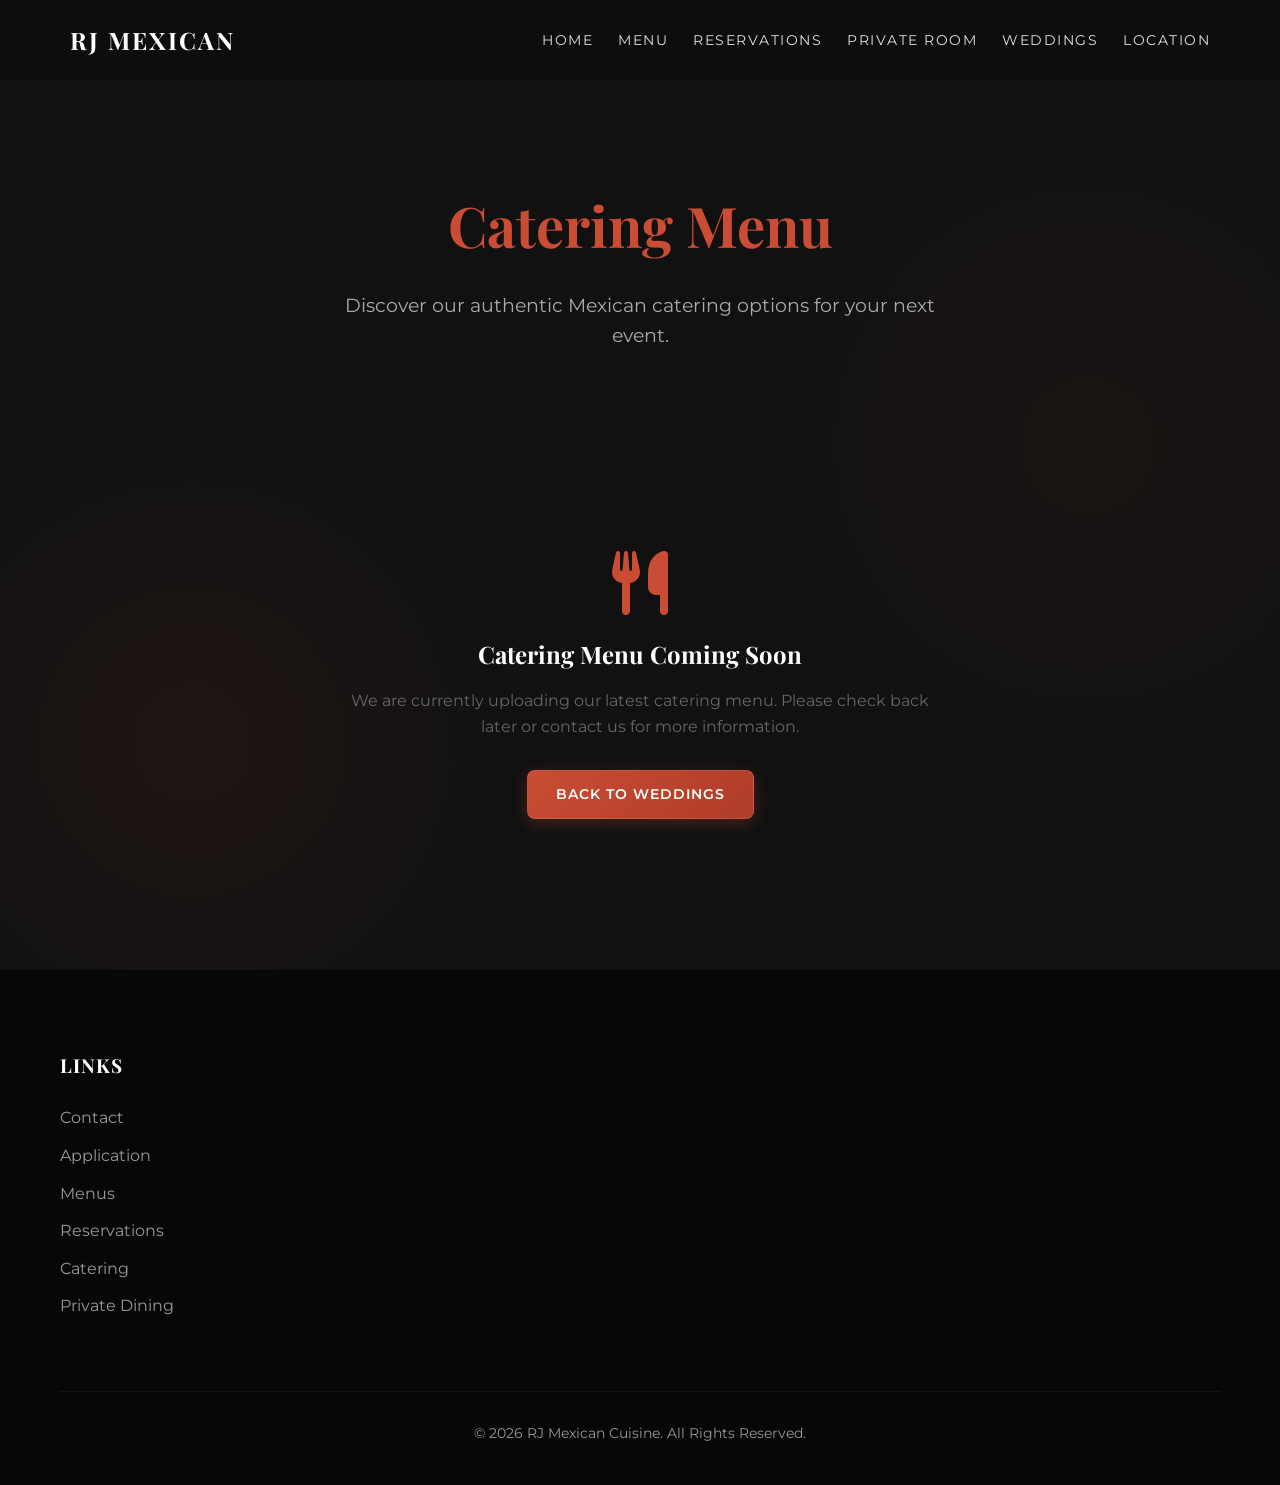
<file: catering-menu.html>
<!DOCTYPE html>
<html lang="en">

<head>
    <meta charset="UTF-8">
    <meta name="viewport" content="width=device-width, initial-scale=1.0">
    <title>Catering Menu - RJ Mexican Cuisine</title>
    <!-- Google Fonts -->
    <link rel="preconnect" href="https://fonts.googleapis.com">
    <link rel="preconnect" href="https://fonts.gstatic.com" crossorigin>
    <link
        href="https://fonts.googleapis.com/css2?family=Montserrat:wght@300;400;500;600;700&family=Playfair+Display:ital,wght@0,400;0,600;0,700;1,400&display=swap"
        rel="stylesheet">
    <link rel="stylesheet" href="https://cdnjs.cloudflare.com/ajax/libs/font-awesome/6.4.0/css/all.min.css">
    <link href="https://unpkg.com/aos@2.3.1/dist/aos.css" rel="stylesheet">
    <link rel="stylesheet" href="styles.css">
</head>

<body>
    <!-- Navigation -->
    <header class="navbar" data-aos="fade-down" data-aos-duration="1000">
        <div class="nav-container">
            <div class="logo">RJ MEXICAN</div>
            <div class="mobile-menu-toggle">
                <i class="fa-solid fa-bars"></i>
            </div>
            <ul class="nav-links">
                <li><a href="index.html">Home</a></li>
                <li><a href="menu.html">Menu</a></li>
                <li><a href="reservations.html">Reservations</a></li>
                <li><a href="private-room.html">Private Room</a></li>
                <li><a href="weddings.html">Weddings</a></li>
                <li><a href="location.html">Location</a></li>
            </ul>
        </div>
    </header>

    <section class="page-header" data-aos="fade-in">
        <div class="container">
            <h1 data-aos="zoom-in" data-aos-delay="200">Catering Menu</h1>
            <p data-aos="fade-up" data-aos-delay="400">Discover our authentic Mexican catering options for your next
                event.</p>
        </div>
    </section>

    <section class="section"
        style="min-height: 400px; display: flex; align-items: center; justify-content: center; text-align: center;">
        <div class="container" data-aos="fade-up">
            <i class="fa-solid fa-utensils"
                style="font-size: 4rem; color: var(--accent-color); margin-bottom: 20px;"></i>
            <h2>Catering Menu Coming Soon</h2>
            <p style="margin-top: 15px; color: #666; max-width: 600px; margin-left: auto; margin-right: auto;">We are
                currently uploading our latest catering menu. Please check back later or contact us for more
                information.</p>
            <div style="margin-top: 30px;">
                <a href="weddings.html" class="btn btn-primary">Back to Weddings</a>
            </div>
        </div>
    </section>

    <!-- Footer -->
    <footer id="footer">
        <div class="container">
            <div class="footer-grid">
                <div class="footer-col">
                    <h4>Links</h4>
                    <ul class="footer-links">
                        <li><a href="#">Contact</a></li>
                        <li><a href="#">Application</a></li>
                        <li><a href="menu.html">Menus</a></li>
                        <li><a href="reservations.html">Reservations</a></li>
                        <li><a href="index.html#catering">Catering</a></li>
                        <li><a href="private-room.html">Private Dining</a></li>
                    </ul>
                </div>
                <!-- Other footer content... -->
            </div>
            <div class="footer-bottom">
                <p>&copy; 2026 RJ Mexican Cuisine. All Rights Reserved.</p>
            </div>
        </div>
    </footer>

    <script src="https://unpkg.com/aos@2.3.1/dist/aos.js"></script>
    <script src="script.js"></script>
</body>

</html>
</file>
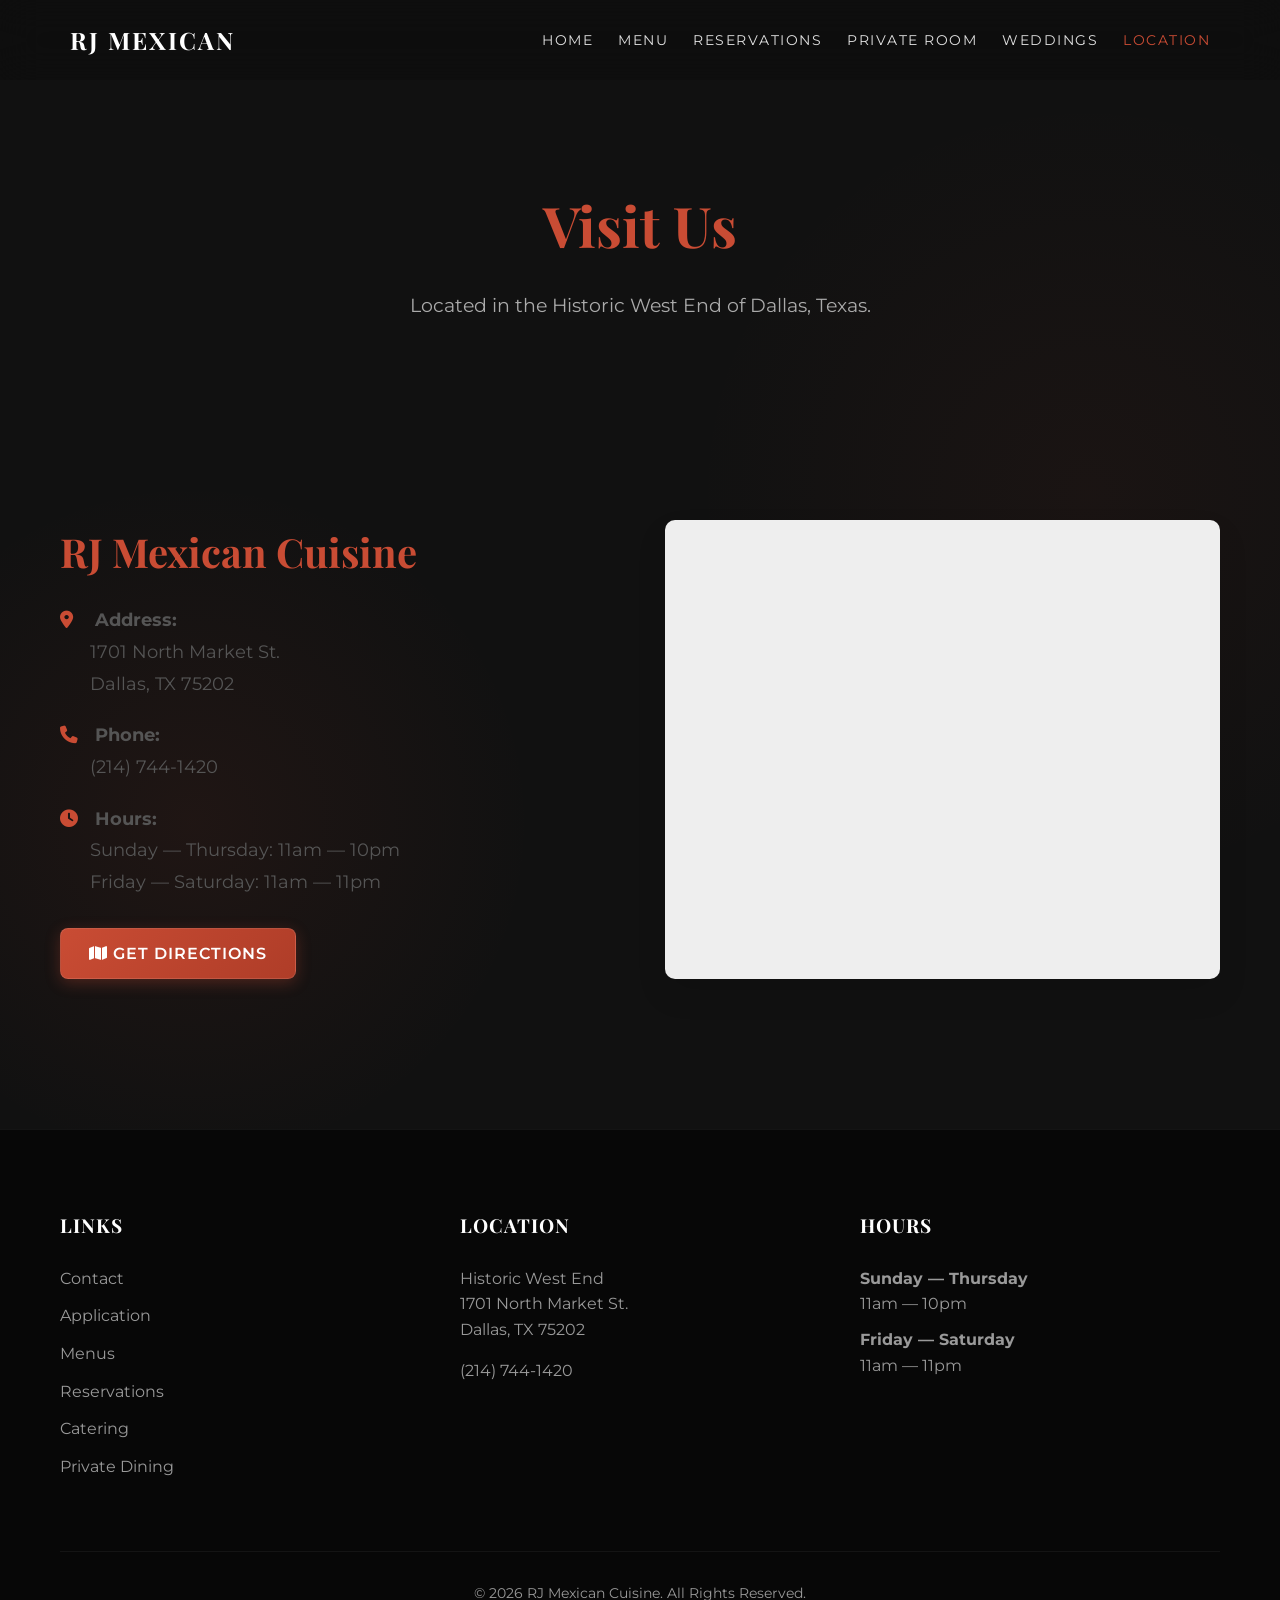
<file: location.html>
<!DOCTYPE html>
<html lang="en">
<head>
    <meta charset="UTF-8">
    <meta name="viewport" content="width=device-width, initial-scale=1.0">
    <title>Location - RJ Mexican Cuisine</title>
    <!-- Google Fonts -->
    <link rel="preconnect" href="https://fonts.googleapis.com">
    <link rel="preconnect" href="https://fonts.gstatic.com" crossorigin>
    <link href="https://fonts.googleapis.com/css2?family=Montserrat:wght@300;400;500;600;700&family=Playfair+Display:ital,wght@0,400;0,600;0,700;1,400&display=swap" rel="stylesheet">
    <!-- FontAwesome for Icons -->
    <link rel="stylesheet" href="https://cdnjs.cloudflare.com/ajax/libs/font-awesome/6.4.0/css/all.min.css">
    <!-- AOS Animations CSS -->
    <link href="https://unpkg.com/aos@2.3.1/dist/aos.css" rel="stylesheet">
    <!-- Custom CSS -->
    <link rel="stylesheet" href="styles.css">
</head>
<body>

    <!-- Navigation -->
    <header class="navbar" data-aos="fade-down" data-aos-duration="1000">
        <div class="nav-container">
            <div class="logo">RJ MEXICAN</div>
            <div class="mobile-menu-toggle">
                <i class="fa-solid fa-bars"></i>
            </div>
            <ul class="nav-links">
                <li><a href="index.html">Home</a></li>
                <li><a href="menu.html">Menu</a></li>
                <li><a href="reservations.html">Reservations</a></li>
                <li><a href="private-room.html">Private Room</a></li>
                <li><a href="weddings.html">Weddings</a></li>
                <li><a href="location.html" class="active">Location</a></li>
            </ul>
        </div>
    </header>

    <!-- Page Header -->
    <section class="page-header" data-aos="fade-in">
        <div class="container">
            <h1 data-aos="zoom-in" data-aos-delay="200">Visit Us</h1>
            <p data-aos="fade-up" data-aos-delay="400">Located in the Historic West End of Dallas, Texas.</p>
        </div>
    </section>

    <!-- Content Placeholder -->
    <section style="min-height: 400px; padding: 100px 20px;">
        <style>
            .location-grid {
                display: grid; 
                grid-template-columns: 1fr 1fr; 
                gap: 50px; 
                align-items: start;
            }
            @media (max-width: 900px) {
                .location-grid {
                    grid-template-columns: 1fr;
                    gap: 30px;
                }
            }
        </style>
        <div class="container location-grid">
            
            <div data-aos="fade-right">
                <h2 style="color: var(--accent-color); font-family: var(--font-classic); font-size: 2.5rem; margin-bottom: 20px;">RJ Mexican Cuisine</h2>
                <div style="font-size: 1.1rem; line-height: 1.8; color: #555;">
                    <p><i class="fa-solid fa-location-dot" style="color: var(--accent-color); width: 30px;"></i> <strong>Address:</strong></p>
                    <p style="margin-left: 30px; margin-bottom: 20px;">1701 North Market St.<br>Dallas, TX 75202</p>

                    <p><i class="fa-solid fa-phone" style="color: var(--accent-color); width: 30px;"></i> <strong>Phone:</strong></p>
                    <p style="margin-left: 30px; margin-bottom: 20px;"><a href="tel:2147441420">(214) 744-1420</a></p>

                    <p><i class="fa-solid fa-clock" style="color: var(--accent-color); width: 30px;"></i> <strong>Hours:</strong></p>
                    <p style="margin-left: 30px;">Sunday — Thursday: 11am — 10pm</p>
                    <p style="margin-left: 30px;">Friday — Saturday: 11am — 11pm</p>
                </div>
                
                <div style="margin-top: 30px;">
                    <a href="https://www.google.com/maps/search/?api=1&query=1701+North+Market+St,+Dallas,+TX+75202" target="_blank" class="btn btn-primary" style="font-size: 1rem;"><i class="fa-solid fa-map"></i> Get Directions</a>
                </div>
            </div>
            
            <div data-aos="fade-left" style="width: 100%; height: 100%; min-height: 400px; background: #eee; border-radius: 10px; overflow: hidden; position: relative; box-shadow: 0 15px 30px rgba(0,0,0,0.1);">
                <!-- Minimal map placeholder using an iframe or image (currently using a standard Gmap embed link structure but simplified) -->
                <iframe src="https://www.google.com/maps/embed?pb=!1m18!1m12!1m3!1d3354.2!2d-96.808!3d32.781!2m3!1f0!2f0!3f0!3m2!1i1024!2i768!4f13.1!3m3!1m2!1s0x0%3A0x0!2zMzLCsDQ2JzUxLjYiTiA5NsKwNDgnMjguOCJX!5e0!3m2!1sen!2sus!4v1" width="100%" height="100%" style="border:0; position: absolute; top:0; left:0;" allowfullscreen="" loading="lazy"></iframe>
            </div>

        </div>
    </section>

    <!-- Footer -->
    <footer id="footer">
        <div class="container">
            <div class="footer-grid">
                <div class="footer-col" data-aos="fade-right">
                    <h4>Links</h4>
                    <ul class="footer-links">
                        <li><a href="#">Contact</a></li>
                        <li><a href="#">Application</a></li>
                        <li><a href="menu.html">Menus</a></li>
                        <li><a href="reservations.html">Reservations</a></li>
                        <li><a href="index.html#catering">Catering</a></li>
                        <li><a href="private-room.html">Private Dining</a></li>
                    </ul>
                </div>
                <div class="footer-col" data-aos="fade-up">
                    <h4>Location</h4>
                    <p class="mb-2">Historic West End</p>
                    <a href="https://www.google.com/maps/search/?api=1&query=1701+North+Market+St,+Dallas,+TX+75202" target="_blank" class="location-link">
                        1701 North Market St.<br>
                        Dallas, TX 75202
                    </a>
                    <p style="margin-top: 15px;"><a href="tel:2147441420" class="location-link">(214) 744-1420</a></p>
                </div>
                <div class="footer-col" data-aos="fade-left">
                    <h4>Hours</h4>
                    <p style="margin-bottom: 10px;">
                        <strong>Sunday — Thursday</strong><br>
                        11am — 10pm
                    </p>
                    <p>
                        <strong>Friday — Saturday</strong><br>
                        11am — 11pm
                    </p>
                </div>
            </div>
            <div class="footer-bottom">
                <p>&copy; 2026 RJ Mexican Cuisine. All Rights Reserved.</p>
            </div>
        </div>
    </footer>

    <!-- AOS JS -->
    <script src="https://unpkg.com/aos@2.3.1/dist/aos.js"></script>
    <script src="script.js"></script>
</body>
</html>
</file>
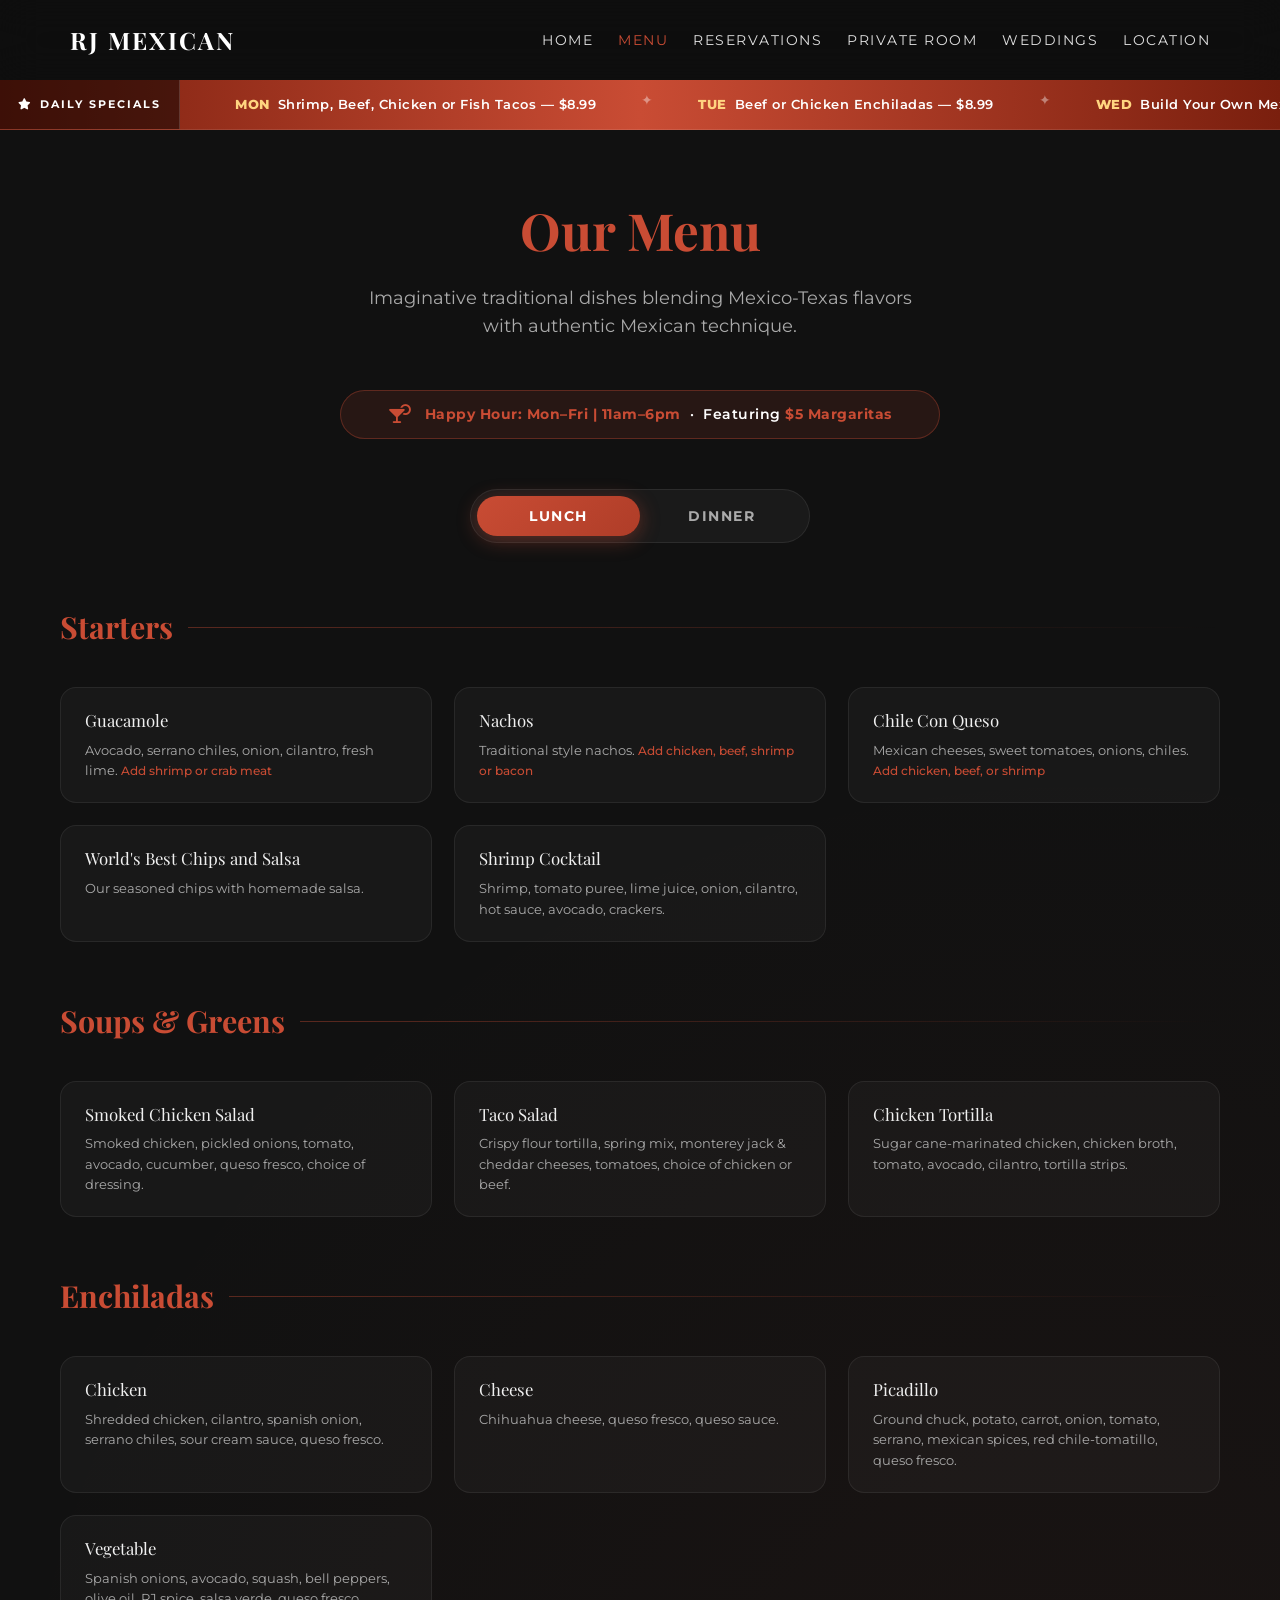
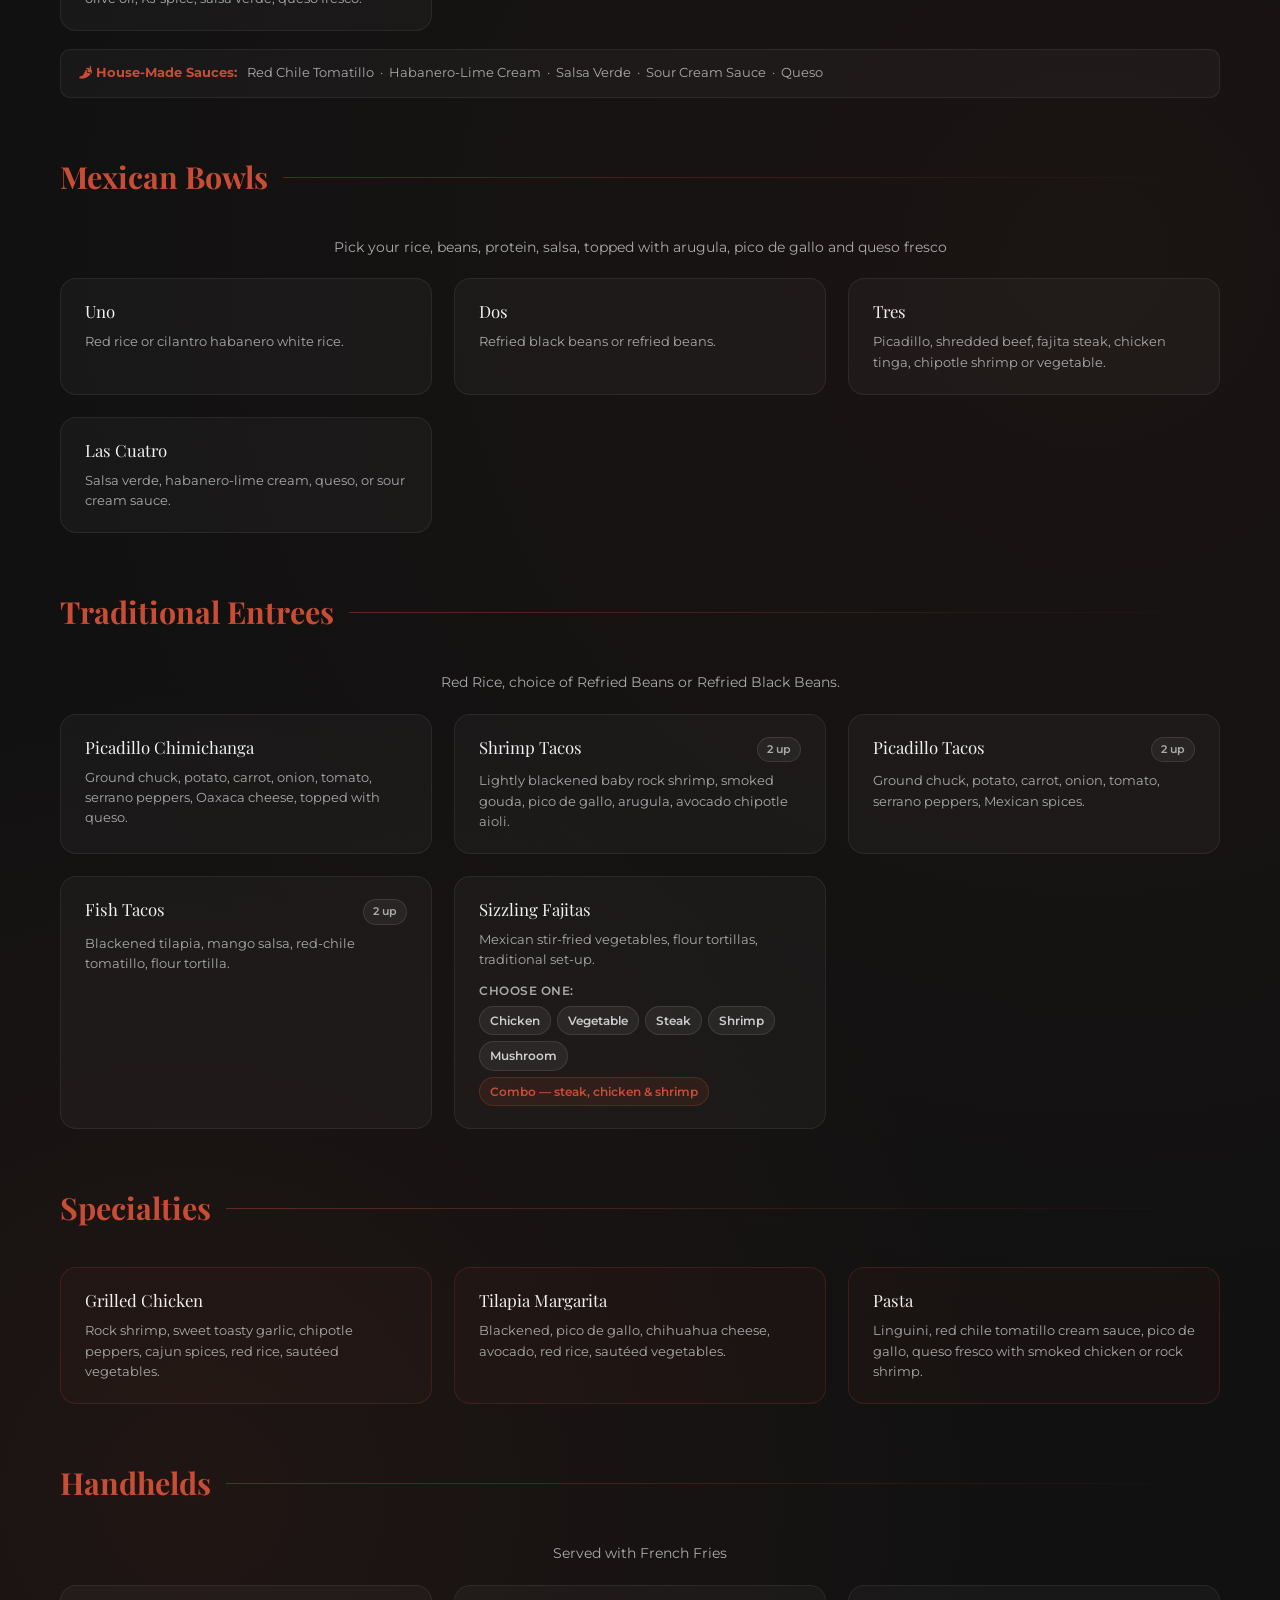
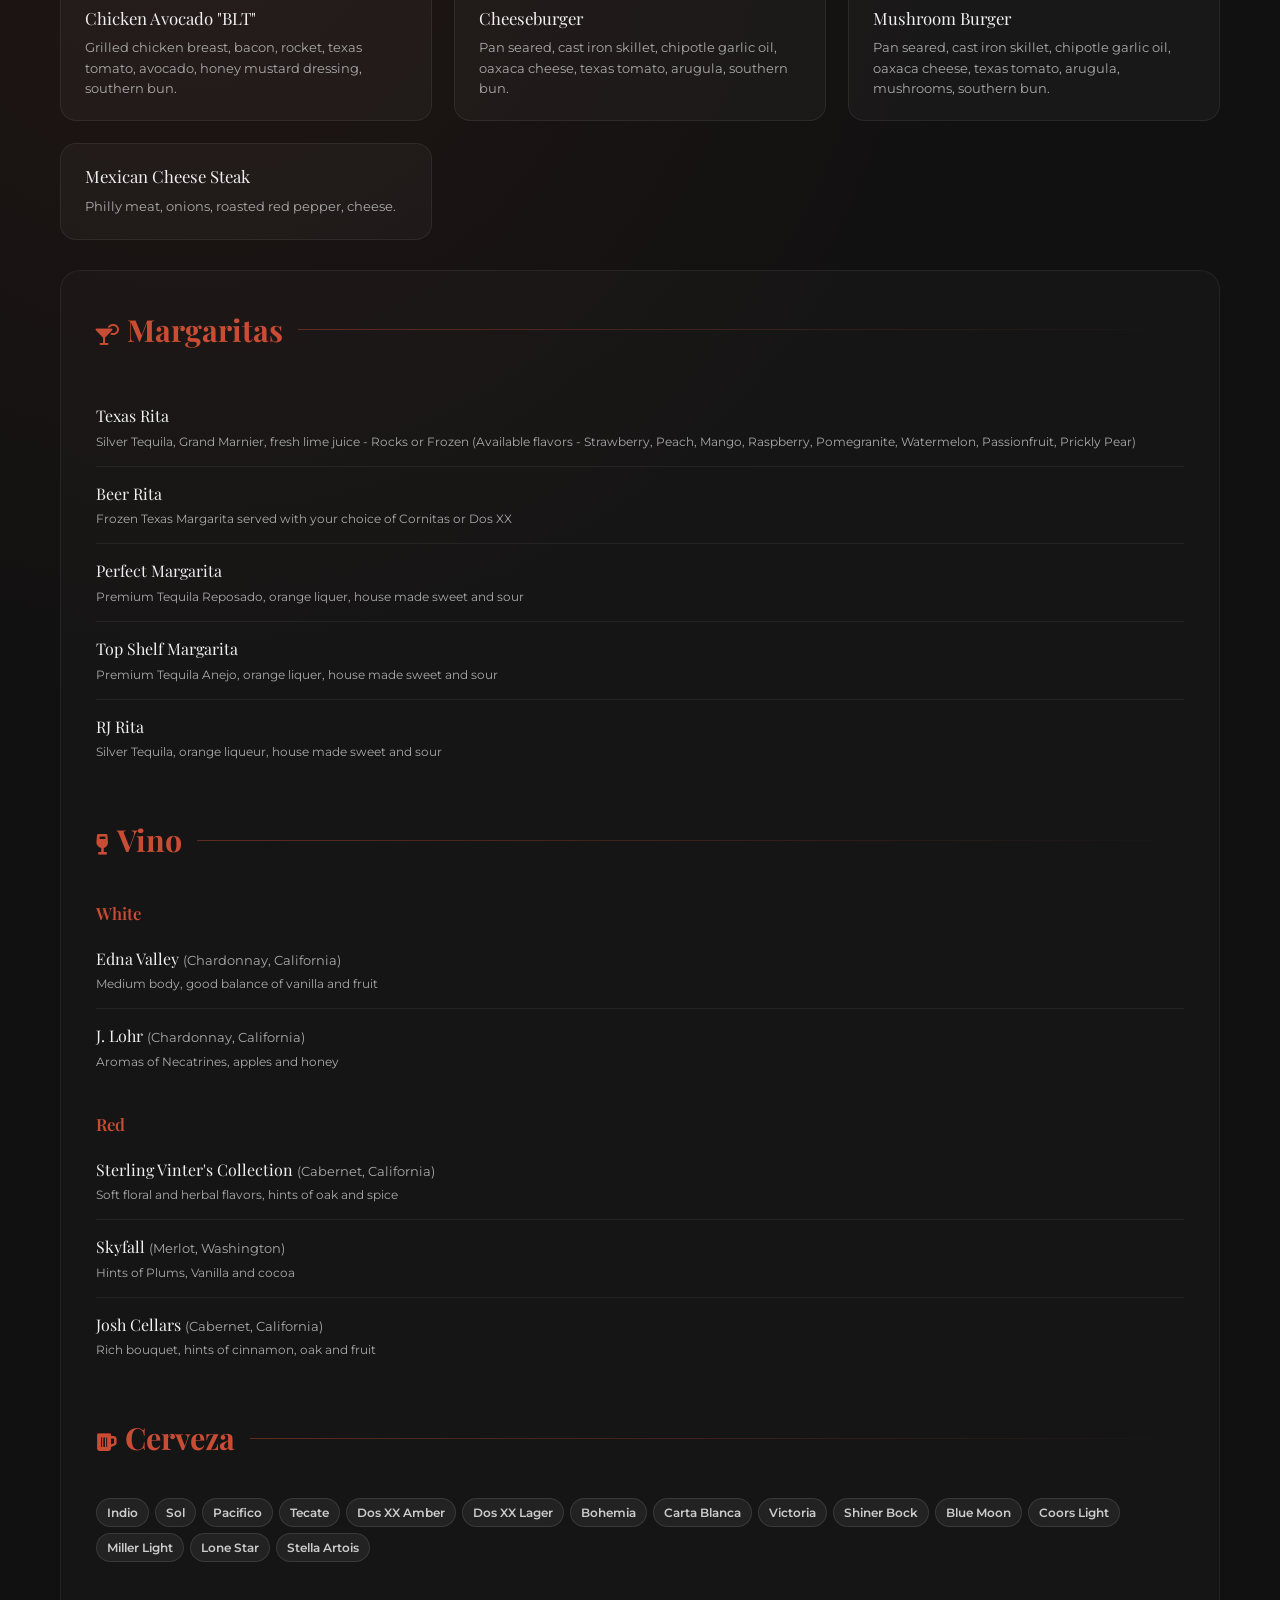
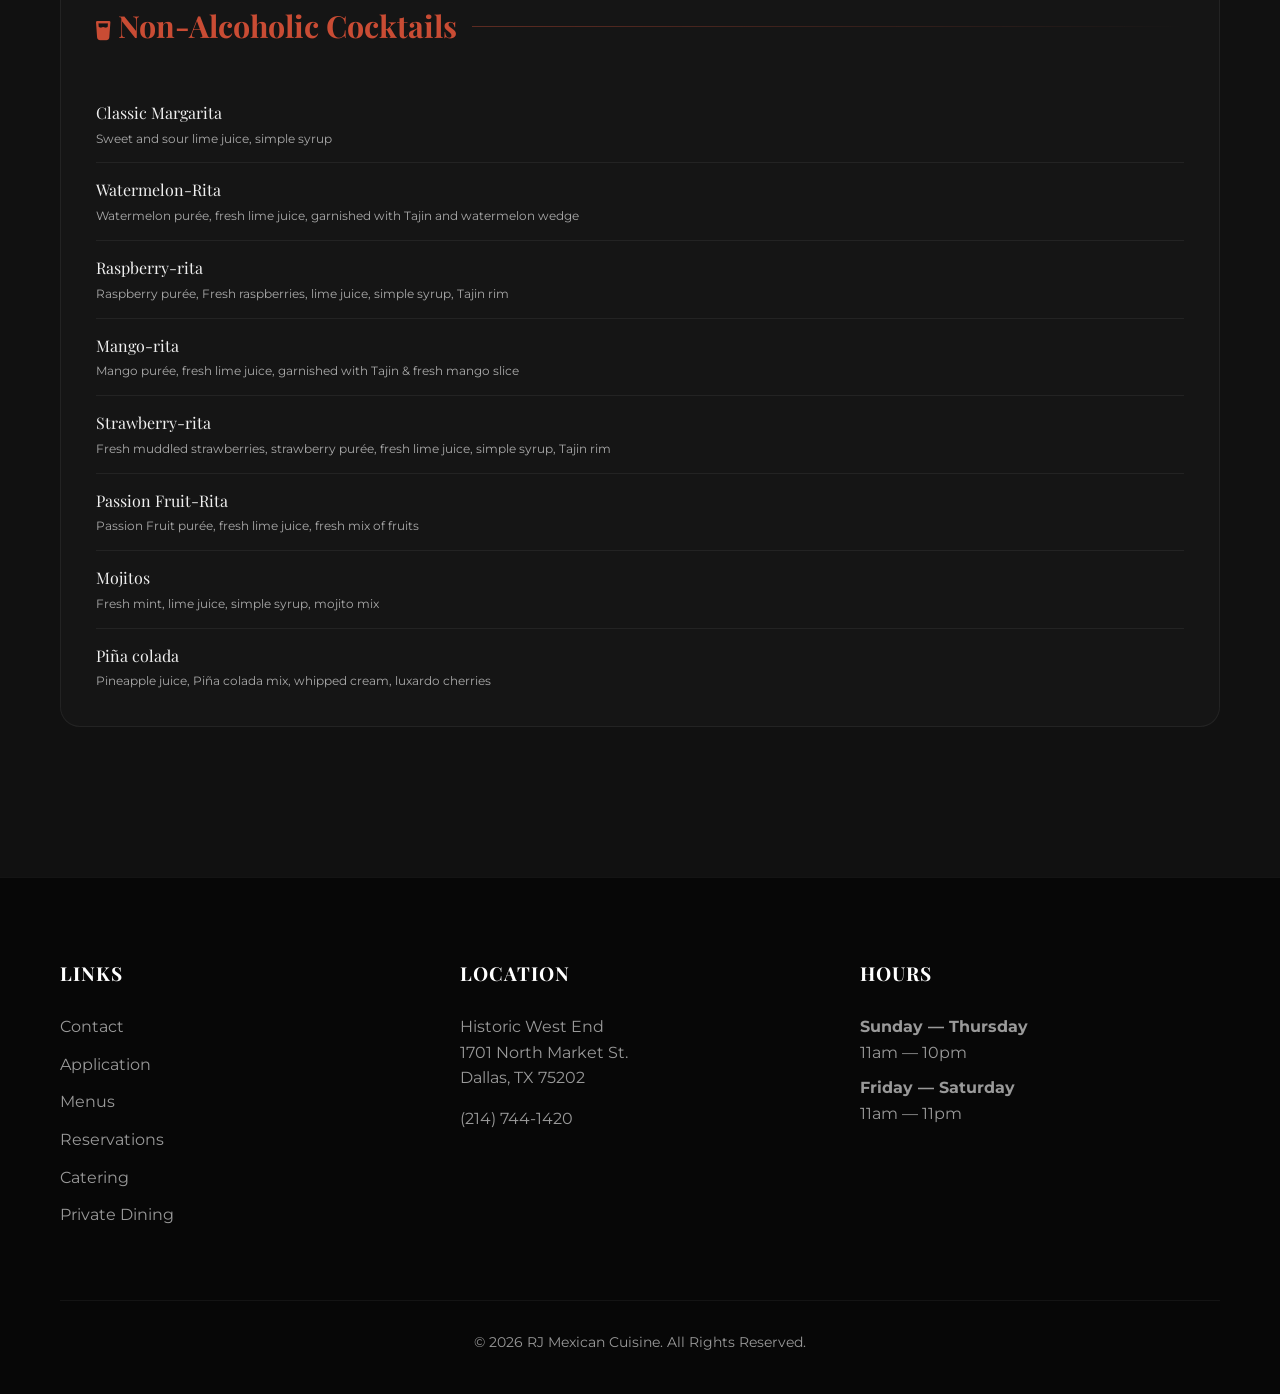
<file: menu.html>
<!DOCTYPE html>
<html lang="en">
<head>
    <meta charset="UTF-8">
    <meta name="viewport" content="width=device-width, initial-scale=1.0">
    <title>Menu - RJ Mexican Cuisine</title>
    <meta name="description" content="Explore RJ Mexican Cuisine's Lunch and Dinner menus, featuring fresh Tex-Mex flavors, daily specials, and $5 Happy Hour Margaritas Mon-Fri 11am-6pm.">
    <!-- Google Fonts -->
    <link rel="preconnect" href="https://fonts.googleapis.com">
    <link rel="preconnect" href="https://fonts.gstatic.com" crossorigin>
    <link href="https://fonts.googleapis.com/css2?family=Montserrat:wght@300;400;500;600;700&family=Playfair+Display:ital,wght@0,400;0,600;0,700;1,400&display=swap" rel="stylesheet">
    <!-- FontAwesome for Icons -->
    <link rel="stylesheet" href="https://cdnjs.cloudflare.com/ajax/libs/font-awesome/6.4.0/css/all.min.css">
    <!-- AOS Animations CSS -->
    <link href="https://unpkg.com/aos@2.3.1/dist/aos.css" rel="stylesheet">
    <!-- Custom CSS -->
    <link rel="stylesheet" href="styles.css">

    <style>
        /* ===== DAILY SPECIALS TICKER ===== */
        .specials-ticker {
            background: linear-gradient(90deg, #7a1f0e, #c94c34, #7a1f0e);
            color: #fff;
            padding: 9px 0;
            overflow: hidden;
            position: relative;
            z-index: 999;
            margin-top: 80px; /* push below fixed navbar */
            border-bottom: 1px solid rgba(255,255,255,0.1);
        }

        .ticker-label {
            position: absolute;
            left: 0;
            top: 0;
            bottom: 0;
            background: rgba(0,0,0,0.5);
            padding: 0 18px;
            display: flex;
            align-items: center;
            font-size: 0.7rem;
            font-weight: 700;
            letter-spacing: 2px;
            text-transform: uppercase;
            white-space: nowrap;
            z-index: 2;
            border-right: 1px solid rgba(255,255,255,0.15);
        }

        .ticker-label i {
            margin-right: 7px;
            animation: pulse-star 1.5s infinite;
        }

        @keyframes pulse-star {
            0%, 100% { transform: scale(1); opacity: 1; }
            50% { transform: scale(1.3); opacity: 0.7; }
        }

        .ticker-track {
            display: flex;
            animation: ticker-scroll 32s linear infinite;
            padding-left: 200px;
            width: max-content;
        }

        .ticker-track:hover {
            animation-play-state: paused;
        }

        @keyframes ticker-scroll {
            0%   { transform: translateX(0); }
            100% { transform: translateX(-50%); }
        }

        .ticker-item {
            white-space: nowrap;
            font-size: 0.82rem;
            font-weight: 600;
            letter-spacing: 0.5px;
            padding: 0 35px;
            display: flex;
            align-items: center;
            gap: 8px;
        }

        .ticker-day {
            color: #ffd580;
            font-weight: 800;
            text-transform: uppercase;
        }

        .ticker-sep {
            color: rgba(255,255,255,0.4);
            margin: 0 10px;
            font-size: 0.9rem;
        }

        /* ===== PAGE HEADER ===== */
        .menu-page-header {
            padding: 60px 0 50px;
            text-align: center;
        }

        .menu-page-header h1 {
            font-size: 3.2rem;
            color: var(--accent-color);
            margin-bottom: 12px;
        }

        .menu-page-header p {
            font-size: 1.1rem;
            color: var(--text-muted);
            max-width: 580px;
            margin: 0 auto;
        }

        /* ===== HAPPY HOUR BANNER ===== */
        .happy-hour-banner {
            display: flex;
            align-items: center;
            justify-content: center;
            gap: 14px;
            background: rgba(201, 76, 52, 0.12);
            border: 1px solid rgba(201, 76, 52, 0.35);
            border-radius: 50px;
            padding: 12px 30px;
            max-width: 600px;
            margin: 0 auto 50px;
            backdrop-filter: blur(8px);
            text-align: center;
        }

        .happy-hour-banner i {
            color: var(--accent-color);
            font-size: 1.2rem;
            flex-shrink: 0;
            animation: shake 2.5s ease-in-out infinite;
        }

        @keyframes shake {
            0%, 90%, 100% { transform: rotate(0); }
            92% { transform: rotate(-10deg); }
            96% { transform: rotate(10deg); }
        }

        .happy-hour-banner span {
            font-size: 0.9rem;
            font-weight: 600;
            color: #fff;
            letter-spacing: 0.5px;
        }

        .happy-hour-banner strong {
            color: var(--accent-color);
        }

        /* ===== MENU TABS ===== */
        .menu-tabs-wrapper {
            display: flex;
            justify-content: center;
            gap: 0;
            margin-bottom: 60px;
            background: rgba(255,255,255,0.04);
            border: 1px solid rgba(255,255,255,0.08);
            border-radius: 60px;
            padding: 6px;
            max-width: 340px;
            margin: 0 auto 60px;
        }

        .menu-tab-btn {
            flex: 1;
            padding: 12px 30px;
            background: transparent;
            border: none;
            border-radius: 50px;
            color: var(--text-muted);
            font-family: var(--font-main);
            font-size: 0.85rem;
            font-weight: 700;
            letter-spacing: 1.5px;
            text-transform: uppercase;
            cursor: pointer;
            transition: all 0.3s ease;
        }

        .menu-tab-btn.active {
            background: linear-gradient(135deg, var(--accent-color), #af3d28);
            color: #fff;
            box-shadow: 0 4px 20px rgba(201, 76, 52, 0.4);
        }

        .menu-tab-btn:not(.active):hover {
            color: #fff;
        }

        /* ===== MENU PANELS ===== */
        .menu-panel {
            display: none;
            animation: fadeInPanel 0.4s ease;
        }

        .menu-panel.active {
            display: block;
        }

        @keyframes fadeInPanel {
            from { opacity: 0; transform: translateY(12px); }
            to   { opacity: 1; transform: translateY(0); }
        }

        /* ===== MENU SECTION HEADING ===== */
        .menu-section-title {
            display: flex;
            align-items: center;
            gap: 15px;
            margin-bottom: 35px;
            margin-top: 55px;
        }

        .menu-section-title:first-child {
            margin-top: 0;
        }

        .menu-section-title h2 {
            font-family: var(--font-classic);
            font-size: 1.9rem;
            color: var(--accent-color);
            white-space: nowrap;
        }

        .menu-section-divider {
            flex: 1;
            height: 1px;
            background: linear-gradient(to right, rgba(201,76,52,0.4), transparent);
        }

        /* ===== MENU ITEMS GRID ===== */
        .menu-items-grid {
            display: grid;
            grid-template-columns: repeat(auto-fill, minmax(300px, 1fr));
            gap: 22px;
            margin-bottom: 15px;
        }

        .menu-item-card {
            background: rgba(255,255,255,0.03);
            border: 1px solid rgba(255,255,255,0.07);
            border-radius: 16px;
            padding: 22px 24px;
            transition: all 0.3s ease;
            position: relative;
            overflow: hidden;
        }

        .menu-item-card::before {
            content: '';
            position: absolute;
            top: 0; left: 0; right: 0;
            height: 2px;
            background: linear-gradient(90deg, transparent, rgba(201,76,52,0.5), transparent);
            opacity: 0;
            transition: opacity 0.3s;
        }

        .menu-item-card:hover {
            border-color: rgba(201,76,52,0.25);
            transform: translateY(-4px);
            box-shadow: 0 12px 30px rgba(0,0,0,0.3);
        }

        .menu-item-card:hover::before {
            opacity: 1;
        }

        .menu-item-header {
            display: flex;
            justify-content: space-between;
            align-items: flex-start;
            gap: 12px;
            margin-bottom: 8px;
        }

        .menu-item-name {
            font-family: var(--font-classic);
            font-size: 1.05rem;
            color: #f0f0f0;
            line-height: 1.3;
        }

        .menu-item-price {
            font-size: 0.9rem;
            font-weight: 700;
            color: var(--accent-color);
            white-space: nowrap;
            background: rgba(201,76,52,0.12);
            padding: 3px 10px;
            border-radius: 20px;
            border: 1px solid rgba(201,76,52,0.2);
            flex-shrink: 0;
        }

        .menu-item-desc {
            font-size: 0.82rem;
            color: var(--text-muted);
            line-height: 1.55;
        }

        /* ===== DRINKS SECTION ===== */
        .drinks-section {
            background: rgba(255,255,255,0.02);
            border: 1px solid rgba(255,255,255,0.06);
            border-radius: 20px;
            padding: 35px;
            margin-top: 30px;
        }

        .drinks-section .menu-section-title {
            margin-top: 0;
        }

        .drink-item {
            display: flex;
            justify-content: space-between;
            align-items: center;
            padding: 14px 0;
            border-bottom: 1px solid rgba(255,255,255,0.06);
            gap: 15px;
        }

        .drink-item:last-child {
            border-bottom: none;
            padding-bottom: 0;
        }

        .drink-info {
            flex: 1;
        }

        .drink-name {
            font-family: var(--font-classic);
            font-size: 1rem;
            color: #f0f0f0;
            margin-bottom: 3px;
        }

        .drink-desc {
            font-size: 0.78rem;
            color: var(--text-muted);
        }

        .drink-price {
            font-size: 0.88rem;
            font-weight: 700;
            color: #ffd580;
            white-space: nowrap;
        }

        /* ===== FEATURED (Chef's Selections) CARDS ===== */
        .menu-item-card--featured {
            border-color: rgba(201,76,52,0.2);
            background: rgba(201,76,52,0.04);
        }

        .menu-item-card--featured:hover {
            border-color: rgba(201,76,52,0.45);
            background: rgba(201,76,52,0.08);
        }

        /* ===== BADGE (Signature) ===== */
        .menu-item-badge {
            font-size: 0.65rem;
            font-weight: 700;
            text-transform: uppercase;
            letter-spacing: 1px;
            color: #ffd580;
            background: rgba(255,213,128,0.12);
            border: 1px solid rgba(255,213,128,0.25);
            padding: 3px 9px;
            border-radius: 20px;
            white-space: nowrap;
            flex-shrink: 0;
            align-self: flex-start;
        }

        .menu-item-badge-subtle {
            font-size: 0.68rem;
            font-weight: 600;
            color: var(--text-muted);
            background: rgba(255,255,255,0.05);
            border: 1px solid rgba(255,255,255,0.1);
            padding: 3px 9px;
            border-radius: 20px;
            white-space: nowrap;
            flex-shrink: 0;
            align-self: flex-start;
        }

        /* ===== ADDON TEXT ===== */
        em.menu-item-addon {
            font-style: normal;
            color: var(--accent-color);
            font-size: 0.78rem;
            font-weight: 500;
        }

        /* ===== STEAK SECTION ===== */
        .steak-note {
            display: flex;
            align-items: flex-start;
            gap: 10px;
            padding: 18px 22px;
            font-size: 0.83rem;
            color: var(--text-muted);
            line-height: 1.6;
            border-radius: 12px;
        }

        .menu-item-card--steak {
            position: relative;
            border-color: rgba(255,213,128,0.15);
            background: rgba(255,213,128,0.03);
            padding-top: 36px;
        }

        .menu-item-card--steak:hover {
            border-color: rgba(255,213,128,0.3);
        }

        .steak-cut-label {
            position: absolute;
            top: 14px;
            right: 14px;
            font-size: 0.7rem;
            font-weight: 800;
            color: #ffd580;
            background: rgba(255,213,128,0.1);
            border: 1px solid rgba(255,213,128,0.2);
            padding: 3px 9px;
            border-radius: 20px;
            letter-spacing: 0.5px;
        }

        /* ===== SOUTH OF THE BORDER NOTES ===== */
        .sotb-note {
            font-size: 0.85rem;
            color: var(--text-muted);
            text-align: center;
            margin-bottom: 8px;
        }

        .sotb-label {
            font-family: var(--font-classic);
            font-size: 1rem;
            color: rgba(255,255,255,0.5);
            text-align: center;
            margin-bottom: 4px;
            font-style: italic;
        }

        /* ===== SAUCES STRIP ===== */
        .sauces-strip {
            display: flex;
            align-items: center;
            gap: 10px;
            flex-wrap: wrap;
            background: rgba(255,255,255,0.03);
            border: 1px solid rgba(255,255,255,0.07);
            border-radius: 10px;
            padding: 13px 18px;
            margin-top: 18px;
            font-size: 0.8rem;
            color: var(--text-muted);
        }

        .sauces-label {
            font-weight: 700;
            color: var(--accent-color);
            white-space: nowrap;
        }

        /* ===== FAJITA OPTION TAGS ===== */
        .menu-item-options {
            margin-top: 12px;
            display: flex;
            flex-wrap: wrap;
            gap: 6px;
            align-items: center;
        }

        .option-label {
            font-size: 0.72rem;
            color: var(--text-muted);
            font-weight: 600;
            text-transform: uppercase;
            letter-spacing: 0.5px;
            width: 100%;
        }

        .option-tag {
            font-size: 0.75rem;
            font-weight: 600;
            color: #ccc;
            background: rgba(255,255,255,0.06);
            border: 1px solid rgba(255,255,255,0.1);
            padding: 4px 10px;
            border-radius: 20px;
        }

        .option-tag--combo {
            color: var(--accent-color);
            background: rgba(201,76,52,0.1);
            border-color: rgba(201,76,52,0.25);
        }

        /* Responsive */
        @media (max-width: 700px) {
            .menu-items-grid {
                grid-template-columns: 1fr;
            }
            .menu-page-header h1 {
                font-size: 2.3rem;
            }
            .ticker-label {
                display: none;
            }
            .ticker-track {
                padding-left: 20px;
            }
            .menu-section-title h2 {
                font-size: 1.4rem;
                white-space: normal;
                line-height: 1.3;
            }
        }
    </style>
</head>
<body>

    <!-- Navigation -->
    <header class="navbar" data-aos="fade-down" data-aos-duration="1000">
        <div class="nav-container">
            <div class="logo">RJ MEXICAN</div>
            <div class="mobile-menu-toggle">
                <i class="fa-solid fa-bars"></i>
            </div>
            <ul class="nav-links">
                <li><a href="index.html">Home</a></li>
                <li><a href="menu.html" class="active">Menu</a></li>
                <li><a href="reservations.html">Reservations</a></li>
                <li><a href="private-room.html">Private Room</a></li>
                <li><a href="weddings.html">Weddings</a></li>
                <li><a href="location.html">Location</a></li>
            </ul>
        </div>
    </header>

    <!-- Daily Specials Ticker (right below navbar) -->
    <div class="specials-ticker" id="specialsTicker">
        <div class="ticker-label"><i class="fa-solid fa-star"></i> Daily Specials</div>
        <div class="ticker-track" id="tickerTrack">
            <!-- Items duplicated for seamless loop -->
            <span class="ticker-item"><span class="ticker-day">Mon</span> Shrimp, Beef, Chicken or Fish Tacos &mdash; $8.99</span>
            <span class="ticker-sep">✦</span>
            <span class="ticker-item"><span class="ticker-day">Tue</span> Beef or Chicken Enchiladas &mdash; $8.99</span>
            <span class="ticker-sep">✦</span>
            <span class="ticker-item"><span class="ticker-day">Wed</span> Build Your Own Mexican Bowl &mdash; $8.99</span>
            <span class="ticker-sep">✦</span>
            <span class="ticker-item"><span class="ticker-day">Thu</span> Beef or Chicken Chimichanga &mdash; $8.99</span>
            <span class="ticker-sep">✦</span>
            <span class="ticker-item"><span class="ticker-day">Fri</span> Beef or Chicken Fajitas &mdash; $9.99</span>
            <span class="ticker-sep">✦</span>
            <span class="ticker-item"><span class="ticker-day">Sat</span> Carne Asada Plate &mdash; $10.99</span>
            <span class="ticker-sep">✦</span>
            <!-- Duplicate for seamless infinite loop -->
            <span class="ticker-item"><span class="ticker-day">Mon</span> Shrimp, Beef, Chicken or Fish Tacos &mdash; $8.99</span>
            <span class="ticker-sep">✦</span>
            <span class="ticker-item"><span class="ticker-day">Tue</span> Beef or Chicken Enchiladas &mdash; $8.99</span>
            <span class="ticker-sep">✦</span>
            <span class="ticker-item"><span class="ticker-day">Wed</span> Build Your Own Mexican Bowl &mdash; $8.99</span>
            <span class="ticker-sep">✦</span>
            <span class="ticker-item"><span class="ticker-day">Thu</span> Beef or Chicken Chimichanga &mdash; $8.99</span>
            <span class="ticker-sep">✦</span>
            <span class="ticker-item"><span class="ticker-day">Fri</span> Beef or Chicken Fajitas &mdash; $9.99</span>
            <span class="ticker-sep">✦</span>
            <span class="ticker-item"><span class="ticker-day">Sat</span> Carne Asada Plate &mdash; $10.99</span>
            <span class="ticker-sep">✦</span>
        </div>
    </div>

    <!-- Page Header -->
    <section class="menu-page-header container" data-aos="fade-up">
        <h1>Our Menu</h1>
        <p>Imaginative traditional dishes blending Mexico-Texas flavors with authentic Mexican technique.</p>
    </section>

    <!-- Menu Content -->
    <section style="padding-top: 0; padding-bottom: 100px;">
        <div class="container">

            <!-- Happy Hour Banner -->
            <div class="happy-hour-banner" data-aos="zoom-in">
                <i class="fa-solid fa-martini-glass-citrus"></i>
                <span>
                    <strong>Happy Hour: Mon–Fri | 11am–6pm</strong> &nbsp;·&nbsp; Featuring <strong>$5 Margaritas</strong>
                </span>
            </div>

            <!-- Tab Switcher -->
            <div class="menu-tabs-wrapper" data-aos="fade-up">
                <button class="menu-tab-btn active" id="tab-lunch" onclick="switchTab('lunch')">Lunch</button>
                <button class="menu-tab-btn"        id="tab-dinner" onclick="switchTab('dinner')">Dinner</button>
            </div>

            <!-- ===================== LUNCH PANEL ===================== -->
            <div class="menu-panel active" id="panel-lunch">

                <!-- Starters -->
                <div class="menu-section-title" data-aos="fade-right">
                    <h2>Starters</h2>
                    <div class="menu-section-divider"></div>
                </div>
                <div class="menu-items-grid">
                    <div class="menu-item-card" data-aos="fade-up" data-aos-delay="50">
                        <div class="menu-item-header">
                            <span class="menu-item-name">Guacamole</span>
                        </div>
                        <p class="menu-item-desc">Avocado, serrano chiles, onion, cilantro, fresh lime. <em class="menu-item-addon">Add shrimp or crab meat</em></p>
                    </div>
                    <div class="menu-item-card" data-aos="fade-up" data-aos-delay="100">
                        <div class="menu-item-header">
                            <span class="menu-item-name">Nachos</span>
                        </div>
                        <p class="menu-item-desc">Traditional style nachos. <em class="menu-item-addon">Add chicken, beef, shrimp or bacon</em></p>
                    </div>
                    <div class="menu-item-card" data-aos="fade-up" data-aos-delay="150">
                        <div class="menu-item-header">
                            <span class="menu-item-name">Chile Con Queso</span>
                        </div>
                        <p class="menu-item-desc">Mexican cheeses, sweet tomatoes, onions, chiles. <em class="menu-item-addon">Add chicken, beef, or shrimp</em></p>
                    </div>
                    <div class="menu-item-card" data-aos="fade-up" data-aos-delay="200">
                        <div class="menu-item-header">
                            <span class="menu-item-name">World's Best Chips and Salsa</span>
                        </div>
                        <p class="menu-item-desc">Our seasoned chips with homemade salsa.</p>
                    </div>
                    <div class="menu-item-card" data-aos="fade-up" data-aos-delay="250">
                        <div class="menu-item-header">
                            <span class="menu-item-name">Shrimp Cocktail</span>
                        </div>
                        <p class="menu-item-desc">Shrimp, tomato puree, lime juice, onion, cilantro, hot sauce, avocado, crackers.</p>
                    </div>
                </div>

                <!-- Soups & Greens -->
                <div class="menu-section-title" data-aos="fade-right">
                    <h2>Soups &amp; Greens</h2>
                    <div class="menu-section-divider"></div>
                </div>
                <div class="menu-items-grid">
                    <div class="menu-item-card" data-aos="fade-up" data-aos-delay="50">
                        <div class="menu-item-header">
                            <span class="menu-item-name">Smoked Chicken Salad</span>
                        </div>
                        <p class="menu-item-desc">Smoked chicken, pickled onions, tomato, avocado, cucumber, queso fresco, choice of dressing.</p>
                    </div>
                    <div class="menu-item-card" data-aos="fade-up" data-aos-delay="100">
                        <div class="menu-item-header">
                            <span class="menu-item-name">Taco Salad</span>
                        </div>
                        <p class="menu-item-desc">Crispy flour tortilla, spring mix, monterey jack &amp; cheddar cheeses, tomatoes, choice of chicken or beef.</p>
                    </div>
                    <div class="menu-item-card" data-aos="fade-up" data-aos-delay="150">
                        <div class="menu-item-header">
                            <span class="menu-item-name">Chicken Tortilla</span>
                        </div>
                        <p class="menu-item-desc">Sugar cane-marinated chicken, chicken broth, tomato, avocado, cilantro, tortilla strips.</p>
                    </div>
                </div>

                <!-- Enchiladas -->
                <div class="menu-section-title" data-aos="fade-right">
                    <h2>Enchiladas</h2>
                    <div class="menu-section-divider"></div>
                </div>
                <div class="menu-items-grid">
                    <div class="menu-item-card" data-aos="fade-up" data-aos-delay="50">
                        <div class="menu-item-header">
                            <span class="menu-item-name">Chicken</span>
                        </div>
                        <p class="menu-item-desc">Shredded chicken, cilantro, spanish onion, serrano chiles, sour cream sauce, queso fresco.</p>
                    </div>
                    <div class="menu-item-card" data-aos="fade-up" data-aos-delay="100">
                        <div class="menu-item-header">
                            <span class="menu-item-name">Cheese</span>
                        </div>
                        <p class="menu-item-desc">Chihuahua cheese, queso fresco, queso sauce.</p>
                    </div>
                    <div class="menu-item-card" data-aos="fade-up" data-aos-delay="150">
                        <div class="menu-item-header">
                            <span class="menu-item-name">Picadillo</span>
                        </div>
                        <p class="menu-item-desc">Ground chuck, potato, carrot, onion, tomato, serrano, mexican spices, red chile-tomatillo, queso fresco.</p>
                    </div>
                    <div class="menu-item-card" data-aos="fade-up" data-aos-delay="200">
                        <div class="menu-item-header">
                            <span class="menu-item-name">Vegetable</span>
                        </div>
                        <p class="menu-item-desc">Spanish onions, avocado, squash, bell peppers, olive oil, RJ spice, salsa verde, queso fresco.</p>
                    </div>
                </div>
                <div class="sauces-strip" data-aos="fade-up">
                    <span class="sauces-label"><i class="fa-solid fa-pepper-hot"></i> House-Made Sauces:</span>
                    Red Chile Tomatillo &nbsp;&middot;&nbsp; Habanero-Lime Cream &nbsp;&middot;&nbsp; Salsa Verde &nbsp;&middot;&nbsp; Sour Cream Sauce &nbsp;&middot;&nbsp; Queso
                </div>

                <!-- Mexican Bowls -->
                <div class="menu-section-title" data-aos="fade-right">
                    <h2>Mexican Bowls</h2>
                    <div class="menu-section-divider"></div>
                </div>
                <p class="sotb-note" data-aos="fade-up" style="margin-bottom: 20px;">
                    Pick your rice, beans, protein, salsa, topped with arugula, pico de gallo and queso fresco
                </p>
                <div class="menu-items-grid">
                    <div class="menu-item-card" data-aos="fade-up" data-aos-delay="50">
                        <div class="menu-item-header">
                            <span class="menu-item-name">Uno</span>
                        </div>
                        <p class="menu-item-desc">Red rice or cilantro habanero white rice.</p>
                    </div>
                    <div class="menu-item-card" data-aos="fade-up" data-aos-delay="100">
                        <div class="menu-item-header">
                            <span class="menu-item-name">Dos</span>
                        </div>
                        <p class="menu-item-desc">Refried black beans or refried beans.</p>
                    </div>
                    <div class="menu-item-card" data-aos="fade-up" data-aos-delay="150">
                        <div class="menu-item-header">
                            <span class="menu-item-name">Tres</span>
                        </div>
                        <p class="menu-item-desc">Picadillo, shredded beef, fajita steak, chicken tinga, chipotle shrimp or vegetable.</p>
                    </div>
                    <div class="menu-item-card" data-aos="fade-up" data-aos-delay="200">
                        <div class="menu-item-header">
                            <span class="menu-item-name">Las Cuatro</span>
                        </div>
                        <p class="menu-item-desc">Salsa verde, habanero-lime cream, queso, or sour cream sauce.</p>
                    </div>
                </div>

                <!-- Traditional Entrees -->
                <div class="menu-section-title" data-aos="fade-right">
                    <h2>Traditional Entrees</h2>
                    <div class="menu-section-divider"></div>
                </div>
                <p class="sotb-note" data-aos="fade-up" style="margin-bottom: 20px;">
                    Red Rice, choice of Refried Beans or Refried Black Beans.
                </p>
                <div class="menu-items-grid">
                    <div class="menu-item-card" data-aos="fade-up" data-aos-delay="50">
                        <div class="menu-item-header">
                            <span class="menu-item-name">Picadillo Chimichanga</span>
                        </div>
                        <p class="menu-item-desc">Ground chuck, potato, carrot, onion, tomato, serrano peppers, Oaxaca cheese, topped with queso.</p>
                    </div>
                    <div class="menu-item-card" data-aos="fade-up" data-aos-delay="100">
                        <div class="menu-item-header">
                            <span class="menu-item-name">Shrimp Tacos</span>
                            <span class="menu-item-badge-subtle">2 up</span>
                        </div>
                        <p class="menu-item-desc">Lightly blackened baby rock shrimp, smoked gouda, pico de gallo, arugula, avocado chipotle aioli.</p>
                    </div>
                    <div class="menu-item-card" data-aos="fade-up" data-aos-delay="150">
                        <div class="menu-item-header">
                            <span class="menu-item-name">Picadillo Tacos</span>
                            <span class="menu-item-badge-subtle">2 up</span>
                        </div>
                        <p class="menu-item-desc">Ground chuck, potato, carrot, onion, tomato, serrano peppers, Mexican spices.</p>
                    </div>
                    <div class="menu-item-card" data-aos="fade-up" data-aos-delay="200">
                        <div class="menu-item-header">
                            <span class="menu-item-name">Fish Tacos</span>
                            <span class="menu-item-badge-subtle">2 up</span>
                        </div>
                        <p class="menu-item-desc">Blackened tilapia, mango salsa, red-chile tomatillo, flour tortilla.</p>
                    </div>
                    <div class="menu-item-card" data-aos="fade-up" data-aos-delay="250">
                        <div class="menu-item-header">
                            <span class="menu-item-name">Sizzling Fajitas</span>
                        </div>
                        <p class="menu-item-desc">Mexican stir-fried vegetables, flour tortillas, traditional set-up.</p>
                        <div class="menu-item-options">
                            <span class="option-label">Choose one:</span>
                            <span class="option-tag">Chicken</span>
                            <span class="option-tag">Vegetable</span>
                            <span class="option-tag">Steak</span>
                            <span class="option-tag">Shrimp</span>
                            <span class="option-tag">Mushroom</span>
                            <span class="option-tag option-tag--combo">Combo &mdash; steak, chicken &amp; shrimp</span>
                        </div>
                    </div>
                </div>

                <!-- Specialties -->
                <div class="menu-section-title" data-aos="fade-right">
                    <h2>Specialties</h2>
                    <div class="menu-section-divider"></div>
                </div>
                <div class="menu-items-grid">
                    <div class="menu-item-card menu-item-card--featured" data-aos="fade-up" data-aos-delay="50">
                        <div class="menu-item-header">
                            <span class="menu-item-name">Grilled Chicken</span>
                        </div>
                        <p class="menu-item-desc">Rock shrimp, sweet toasty garlic, chipotle peppers, cajun spices, red rice, saut&eacute;ed vegetables.</p>
                    </div>
                    <div class="menu-item-card menu-item-card--featured" data-aos="fade-up" data-aos-delay="100">
                        <div class="menu-item-header">
                            <span class="menu-item-name">Tilapia Margarita</span>
                        </div>
                        <p class="menu-item-desc">Blackened, pico de gallo, chihuahua cheese, avocado, red rice, saut&eacute;ed vegetables.</p>
                    </div>
                    <div class="menu-item-card menu-item-card--featured" data-aos="fade-up" data-aos-delay="150">
                        <div class="menu-item-header">
                            <span class="menu-item-name">Pasta</span>
                        </div>
                        <p class="menu-item-desc">Linguini, red chile tomatillo cream sauce, pico de gallo, queso fresco with smoked chicken or rock shrimp.</p>
                    </div>
                </div>

                <!-- Handhelds -->
                <div class="menu-section-title" data-aos="fade-right">
                    <h2>Handhelds</h2>
                    <div class="menu-section-divider"></div>
                </div>
                <p class="sotb-note" data-aos="fade-up" style="margin-bottom: 20px;">
                    Served with French Fries
                </p>
                <div class="menu-items-grid">
                    <div class="menu-item-card" data-aos="fade-up" data-aos-delay="50">
                        <div class="menu-item-header">
                            <span class="menu-item-name">Chicken Avocado "BLT"</span>
                        </div>
                        <p class="menu-item-desc">Grilled chicken breast, bacon, rocket, texas tomato, avocado, honey mustard dressing, southern bun.</p>
                    </div>
                    <div class="menu-item-card" data-aos="fade-up" data-aos-delay="100">
                        <div class="menu-item-header">
                            <span class="menu-item-name">Cheeseburger</span>
                        </div>
                        <p class="menu-item-desc">Pan seared, cast iron skillet, chipotle garlic oil, oaxaca cheese, texas tomato, arugula, southern bun.</p>
                    </div>
                    <div class="menu-item-card" data-aos="fade-up" data-aos-delay="150">
                        <div class="menu-item-header">
                            <span class="menu-item-name">Mushroom Burger</span>
                        </div>
                        <p class="menu-item-desc">Pan seared, cast iron skillet, chipotle garlic oil, oaxaca cheese, texas tomato, arugula, mushrooms, southern bun.</p>
                    </div>
                    <div class="menu-item-card" data-aos="fade-up" data-aos-delay="200">
                        <div class="menu-item-header">
                            <span class="menu-item-name">Mexican Cheese Steak</span>
                        </div>
                        <p class="menu-item-desc">Philly meat, onions, roasted red pepper, cheese.</p>
                    </div>
                </div>

                <!-- Lunch Drinks -->
                <div class="drinks-section" data-aos="fade-up">
                    <div class="menu-section-title">
                        <h2><i class="fa-solid fa-martini-glass-citrus" style="font-size:1.3rem; color:var(--accent-color); margin-right:8px;"></i>Margaritas</h2>
                        <div class="menu-section-divider"></div>
                    </div>
                    <div class="drink-item">
                        <div class="drink-info">
                            <div class="drink-name">Texas Rita</div>
                            <div class="drink-desc">Silver Tequila, Grand Marnier, fresh lime juice - Rocks or Frozen (Available flavors - Strawberry, Peach, Mango, Raspberry, Pomegranite, Watermelon, Passionfruit, Prickly Pear)</div>
                        </div>
                    </div>
                    <div class="drink-item">
                        <div class="drink-info">
                            <div class="drink-name">Beer Rita</div>
                            <div class="drink-desc">Frozen Texas Margarita served with your choice of Cornitas or Dos XX</div>
                        </div>
                    </div>
                    <div class="drink-item">
                        <div class="drink-info">
                            <div class="drink-name">Perfect Margarita</div>
                            <div class="drink-desc">Premium Tequila Reposado, orange liquer, house made sweet and sour</div>
                        </div>
                    </div>
                    <div class="drink-item">
                        <div class="drink-info">
                            <div class="drink-name">Top Shelf Margarita</div>
                            <div class="drink-desc">Premium Tequila Anejo, orange liquer, house made sweet and sour</div>
                        </div>
                    </div>
                    <div class="drink-item" style="border-bottom:none;">
                        <div class="drink-info">
                            <div class="drink-name">RJ Rita</div>
                            <div class="drink-desc">Silver Tequila, orange liqueur, house made sweet and sour</div>
                        </div>
                    </div>

                    <div class="menu-section-title" style="margin-top: 40px;">
                        <h2><i class="fa-solid fa-wine-glass" style="font-size:1.3rem; color:var(--accent-color); margin-right:8px;"></i>Vino</h2>
                        <div class="menu-section-divider"></div>
                    </div>
                    <h3 style="font-size:1.05rem;color:var(--accent-color);margin-bottom:5px;font-family:var(--font-classic);font-weight:600;">White</h3>
                    <div class="drink-item">
                        <div class="drink-info">
                            <div class="drink-name">Edna Valley <span style="font-size:0.8rem;color:#aaa;font-weight:normal;font-family:var(--font-main);">(Chardonnay, California)</span></div>
                            <div class="drink-desc">Medium body, good balance of vanilla and fruit</div>
                        </div>
                    </div>
                    <div class="drink-item" style="border-bottom:none;">
                        <div class="drink-info">
                            <div class="drink-name">J. Lohr <span style="font-size:0.8rem;color:#aaa;font-weight:normal;font-family:var(--font-main);">(Chardonnay, California)</span></div>
                            <div class="drink-desc">Aromas of Necatrines, apples and honey</div>
                        </div>
                    </div>
                    
                    <h3 style="font-size:1.05rem;color:var(--accent-color);margin-top:25px;margin-bottom:5px;font-family:var(--font-classic);font-weight:600;">Red</h3>
                    <div class="drink-item">
                        <div class="drink-info">
                            <div class="drink-name">Sterling Vinter's Collection <span style="font-size:0.8rem;color:#aaa;font-weight:normal;font-family:var(--font-main);">(Cabernet, California)</span></div>
                            <div class="drink-desc">Soft floral and herbal flavors, hints of oak and spice</div>
                        </div>
                    </div>
                    <div class="drink-item">
                        <div class="drink-info">
                            <div class="drink-name">Skyfall <span style="font-size:0.8rem;color:#aaa;font-weight:normal;font-family:var(--font-main);">(Merlot, Washington)</span></div>
                            <div class="drink-desc">Hints of Plums, Vanilla and cocoa</div>
                        </div>
                    </div>
                    <div class="drink-item" style="border-bottom:none;">
                        <div class="drink-info">
                            <div class="drink-name">Josh Cellars <span style="font-size:0.8rem;color:#aaa;font-weight:normal;font-family:var(--font-main);">(Cabernet, California)</span></div>
                            <div class="drink-desc">Rich bouquet, hints of cinnamon, oak and fruit</div>
                        </div>
                    </div>

                    <div class="menu-section-title" style="margin-top: 40px;">
                        <h2><i class="fa-solid fa-beer-mug-empty" style="font-size:1.3rem; color:var(--accent-color); margin-right:8px;"></i>Cerveza</h2>
                        <div class="menu-section-divider"></div>
                    </div>
                    <div class="menu-item-options" style="margin-top: 15px; margin-bottom: 25px;">
                        <span class="option-tag">Indio</span>
                        <span class="option-tag">Sol</span>
                        <span class="option-tag">Pacifico</span>
                        <span class="option-tag">Tecate</span>
                        <span class="option-tag">Dos XX Amber</span>
                        <span class="option-tag">Dos XX Lager</span>
                        <span class="option-tag">Bohemia</span>
                        <span class="option-tag">Carta Blanca</span>
                        <span class="option-tag">Victoria</span>
                        <span class="option-tag">Shiner Bock</span>
                        <span class="option-tag">Blue Moon</span>
                        <span class="option-tag">Coors Light</span>
                        <span class="option-tag">Miller Light</span>
                        <span class="option-tag">Lone Star</span>
                        <span class="option-tag">Stella Artois</span>
                    </div>

                    <div class="menu-section-title" style="margin-top: 40px;">
                        <h2><i class="fa-solid fa-glass-water" style="font-size:1.2rem; color:var(--accent-color); margin-right:8px;"></i>Non-Alcoholic Cocktails</h2>
                        <div class="menu-section-divider"></div>
                    </div>
                    <div class="drink-item">
                        <div class="drink-info">
                            <div class="drink-name">Classic Margarita</div>
                            <div class="drink-desc">Sweet and sour lime juice, simple syrup</div>
                        </div>
                    </div>
                    <div class="drink-item">
                        <div class="drink-info">
                            <div class="drink-name">Watermelon-Rita</div>
                            <div class="drink-desc">Watermelon pur&eacute;e, fresh lime juice, garnished with Tajin and watermelon wedge</div>
                        </div>
                    </div>
                    <div class="drink-item">
                        <div class="drink-info">
                            <div class="drink-name">Raspberry-rita</div>
                            <div class="drink-desc">Raspberry pur&eacute;e, Fresh raspberries, lime juice, simple syrup, Tajin rim</div>
                        </div>
                    </div>
                    <div class="drink-item">
                        <div class="drink-info">
                            <div class="drink-name">Mango-rita</div>
                            <div class="drink-desc">Mango pur&eacute;e, fresh lime juice, garnished with Tajin &amp; fresh mango slice</div>
                        </div>
                    </div>
                    <div class="drink-item">
                        <div class="drink-info">
                            <div class="drink-name">Strawberry-rita</div>
                            <div class="drink-desc">Fresh muddled strawberries, strawberry pur&eacute;e, fresh lime juice, simple syrup, Tajin rim</div>
                        </div>
                    </div>
                    <div class="drink-item">
                        <div class="drink-info">
                            <div class="drink-name">Passion Fruit-Rita</div>
                            <div class="drink-desc">Passion Fruit pur&eacute;e, fresh lime juice, fresh mix of fruits</div>
                        </div>
                    </div>
                    <div class="drink-item">
                        <div class="drink-info">
                            <div class="drink-name">Mojitos</div>
                            <div class="drink-desc">Fresh mint, lime juice, simple syrup, mojito mix</div>
                        </div>
                    </div>
                    <div class="drink-item" style="border-bottom:none;">
                        <div class="drink-info">
                            <div class="drink-name">Pi&ntilde;a colada</div>
                            <div class="drink-desc">Pineapple juice, Pi&ntilde;a colada mix, whipped cream, luxardo cherries</div>
                        </div>
                    </div>
                </div>
            </div><!-- end #panel-lunch -->

            <!-- ===================== DINNER PANEL ===================== -->
            <div class="menu-panel" id="panel-dinner">

                <!-- Starters -->
                <div class="menu-section-title" data-aos="fade-right">
                    <h2>Starters</h2>
                    <div class="menu-section-divider"></div>
                </div>
                <div class="menu-items-grid">
                    <div class="menu-item-card" data-aos="fade-up" data-aos-delay="50">
                        <div class="menu-item-header">
                            <span class="menu-item-name">Nachos</span>
                        </div>
                        <p class="menu-item-desc">Traditional style nachos. <em class="menu-item-addon">Add chicken, beef, shrimp or bacon</em></p>
                    </div>
                    <div class="menu-item-card" data-aos="fade-up" data-aos-delay="100">
                        <div class="menu-item-header">
                            <span class="menu-item-name">Guacamole</span>
                        </div>
                        <p class="menu-item-desc">Avocado, serrano chiles, onion, cilantro and fresh lime.</p>
                    </div>
                    <div class="menu-item-card" data-aos="fade-up" data-aos-delay="150">
                        <div class="menu-item-header">
                            <span class="menu-item-name">Quesadilla de la Casa</span>
                        </div>
                        <p class="menu-item-desc">Fajita chicken, spinach, wild mushrooms, pico de gallo, chihuahua cheese.</p>
                    </div>
                    <div class="menu-item-card" data-aos="fade-up" data-aos-delay="200">
                        <div class="menu-item-header">
                            <span class="menu-item-name">Chile con Queso</span>
                        </div>
                        <p class="menu-item-desc">Mexican cheeses, sweet tomatoes, onion, chiles.</p>
                    </div>
                    <div class="menu-item-card" data-aos="fade-up" data-aos-delay="250">
                        <div class="menu-item-header">
                            <span class="menu-item-name">Cheese Fries</span>
                        </div>
                        <p class="menu-item-desc">Fries smothered with cheese sauce. <em class="menu-item-addon">Choice of beef bacon or ground beef</em></p>
                    </div>
                </div>

                <!-- Soups & Salads -->
                <div class="menu-section-title" data-aos="fade-right">
                    <h2>Soups &amp; Salads</h2>
                    <div class="menu-section-divider"></div>
                </div>
                <div class="menu-items-grid">
                    <div class="menu-item-card" data-aos="fade-up" data-aos-delay="50">
                        <div class="menu-item-header">
                            <span class="menu-item-name">Tortilla con Pollo</span>
                        </div>
                        <p class="menu-item-desc">Sugar cane marinated chicken, chicken broth, tomato, poblano rajas, avocado, cilantro, tortilla strips.</p>
                    </div>
                    <div class="menu-item-card" data-aos="fade-up" data-aos-delay="100">
                        <div class="menu-item-header">
                            <span class="menu-item-name">Ensalada de Carne or de Pollo</span>
                        </div>
                        <p class="menu-item-desc">Spring mix, Monterey Jack &amp; cheddar cheeses, tomatoes, red onions, choice of fajita steak or chicken, choice of dressing.</p>
                    </div>
                    <div class="menu-item-card" data-aos="fade-up" data-aos-delay="150">
                        <div class="menu-item-header">
                            <span class="menu-item-name">Ensalada de Pollo Ahumado</span>
                        </div>
                        <p class="menu-item-desc">Smoked chicken, cactus "nopalitos", pickled onions, tomato, avocado, cucumber, queso fresco, choice of dressing.</p>
                    </div>
                </div>

                <!-- Chef's Selections -->
                <div class="menu-section-title" data-aos="fade-right">
                    <h2>Chef's Selections</h2>
                    <div class="menu-section-divider"></div>
                </div>
                <div class="menu-items-grid">
                    <div class="menu-item-card menu-item-card--featured" data-aos="fade-up" data-aos-delay="50">
                        <div class="menu-item-header">
                            <span class="menu-item-name">Salmon del Mar</span>
                        </div>
                        <p class="menu-item-desc">Spinach, wild mushrooms, lump crab, Mexican cheeses, sherry cream, red rice, grilled asparagus.</p>
                    </div>
                    <div class="menu-item-card menu-item-card--featured" data-aos="fade-up" data-aos-delay="100">
                        <div class="menu-item-header">
                            <span class="menu-item-name">Ribeye Ranchero</span>
                        </div>
                        <p class="menu-item-desc">Avocado, gulf shrimp, chipotle-lime habanero cream, garlic mashed potatoes, saut&eacute;ed vegetables.</p>
                    </div>
                    <div class="menu-item-card menu-item-card--featured" data-aos="fade-up" data-aos-delay="150">
                        <div class="menu-item-header">
                            <span class="menu-item-name">Camarones al Mojo de Ajo</span>
                        </div>
                        <p class="menu-item-desc">Gulf shrimp, sweet toasty garlic, chipotle chile, lime, cilantro, red rice, saut&eacute;ed vegetables.</p>
                    </div>
                    <div class="menu-item-card menu-item-card--featured" data-aos="fade-up" data-aos-delay="200">
                        <div class="menu-item-header">
                            <span class="menu-item-name">Pollo con Camarones y Chipotle</span>
                        </div>
                        <p class="menu-item-desc">Marinated chicken, rock shrimp, sweet toasty garlic, chipotle peppers, cajun spices, red rice, saut&eacute;ed vegetables.</p>
                    </div>
                    <div class="menu-item-card menu-item-card--featured" data-aos="fade-up" data-aos-delay="250">
                        <div class="menu-item-header">
                            <span class="menu-item-name">Twin Lobster Tails</span>
                            <span class="menu-item-badge">Signature</span>
                        </div>
                        <p class="menu-item-desc">Two 6oz cold-water lobster tails, shrimp scampi topping, saut&eacute;ed vegetables, red rice. <em class="menu-item-addon">Add lump crab meat</em></p>
                    </div>
                    <div class="menu-item-card menu-item-card--featured" data-aos="fade-up" data-aos-delay="300">
                        <div class="menu-item-header">
                            <span class="menu-item-name">Costilla de Res en Salsa</span>
                        </div>
                        <p class="menu-item-desc">Beef ribs, peach-habanero BBQ sauce, potatoes with saut&eacute;ed vegetables.</p>
                    </div>
                    <div class="menu-item-card menu-item-card--featured" data-aos="fade-up" data-aos-delay="350">
                        <div class="menu-item-header">
                            <span class="menu-item-name">Steak &amp; Lobster</span>
                            <span class="menu-item-badge">Signature</span>
                        </div>
                        <p class="menu-item-desc">6oz filet mignon, cold-water lobster tail, gulf shrimp scampi, butter sauce, saut&eacute;ed vegetables, red rice.</p>
                    </div>
                    <div class="menu-item-card menu-item-card--featured" data-aos="fade-up" data-aos-delay="400">
                        <div class="menu-item-header">
                            <span class="menu-item-name">Tilapia Margarita</span>
                        </div>
                        <p class="menu-item-desc">Blackened tilapia, blackened shrimp, pico de gallo, chihuahua cheese, avocado, red rice, saut&eacute;ed vegetables.</p>
                    </div>
                </div>

                <!-- Texas Steaks -->
                <div class="menu-section-title" data-aos="fade-right">
                    <h2><i class="fa-solid fa-fire-flame-curved" style="font-size:1.2rem;margin-right:10px;color:var(--accent-color);vertical-align:middle;"></i>Texas Steaks</h2>
                    <div class="menu-section-divider"></div>
                </div>
                <div class="steak-note glass-panel" data-aos="fade-up">
                    <i class="fa-solid fa-circle-info" style="color:var(--accent-color);margin-right:8px;flex-shrink:0;"></i>
                    <span>Seasoned with Kosher salt &amp; special cracked pepper, char-grilled to perfection, topped with truffle oil. Served with roasted new potatoes &amp; saut&eacute;ed vegetables.
                    <strong style="color:var(--accent-color);"> Add Grilled Shrimp or Lump Crab Meat to any steak.</strong></span>
                </div>
                <div class="menu-items-grid" style="margin-top:22px;">
                    <div class="menu-item-card menu-item-card--steak" data-aos="fade-up" data-aos-delay="50">
                        <div class="steak-cut-label">6 oz</div>
                        <div class="menu-item-header">
                            <span class="menu-item-name">Filet Mignon</span>
                        </div>
                        <p class="menu-item-desc">The most tender cut!</p>
                    </div>
                    <div class="menu-item-card menu-item-card--steak" data-aos="fade-up" data-aos-delay="100">
                        <div class="steak-cut-label">16 oz</div>
                        <div class="menu-item-header">
                            <span class="menu-item-name">NY Strip</span>
                        </div>
                        <p class="menu-item-desc">Traditional cut.</p>
                    </div>
                    <div class="menu-item-card menu-item-card--steak" data-aos="fade-up" data-aos-delay="150">
                        <div class="steak-cut-label">14 oz</div>
                        <div class="menu-item-header">
                            <span class="menu-item-name">Ribeye</span>
                        </div>
                        <p class="menu-item-desc">Our most flavorful steak!</p>
                    </div>
                </div>

                <!-- Healthy Options -->
                <div class="menu-section-title" data-aos="fade-right">
                    <h2><i class="fa-solid fa-leaf" style="font-size:1.1rem;margin-right:10px;color:#6bbf6b;vertical-align:middle;"></i>Healthy Options</h2>
                    <div class="menu-section-divider"></div>
                </div>
                <div class="menu-items-grid">
                    <div class="menu-item-card" data-aos="fade-up" data-aos-delay="50">
                        <div class="menu-item-header">
                            <span class="menu-item-name">Chimichanga de Vegetables</span>
                        </div>
                        <p class="menu-item-desc">Zucchini, squash, bell peppers, Spanish onions, avocado, salsa verde, queso fresco.</p>
                    </div>
                    <div class="menu-item-card" data-aos="fade-up" data-aos-delay="100">
                        <div class="menu-item-header">
                            <span class="menu-item-name">Enchiladas de Vegetables</span>
                        </div>
                        <p class="menu-item-desc">Squash, Spanish onions, zucchini, bell peppers, olive oil, RJ spice, salsa verde, queso fresco.</p>
                    </div>
                    <div class="menu-item-card" data-aos="fade-up" data-aos-delay="150">
                        <div class="menu-item-header">
                            <span class="menu-item-name">Pasta Vegetarian</span>
                        </div>
                        <p class="menu-item-desc">Linguini, poblano rajas, zucchini, yellow squash, red pepper, spinach, portobello, garlic butter sauce.</p>
                    </div>
                </div>

                <!-- South of the Border -->
                <div class="menu-section-title" data-aos="fade-right">
                    <h2>South of the Border</h2>
                    <div class="menu-section-divider"></div>
                </div>
                <p class="sotb-note" data-aos="fade-up">Served with red rice and your choice of <strong>refried beans or refried black beans</strong>.</p>
                <p class="sotb-label" data-aos="fade-up">&mdash; Three Hand-Rolled Enchiladas &mdash;</p>
                <div class="menu-items-grid" style="margin-top:16px;">
                    <div class="menu-item-card" data-aos="fade-up" data-aos-delay="50">
                        <div class="menu-item-header">
                            <span class="menu-item-name">Cheese Enchiladas</span>
                        </div>
                        <p class="menu-item-desc">Chihuahua cheese, chile con carne, queso fresco.</p>
                    </div>
                    <div class="menu-item-card" data-aos="fade-up" data-aos-delay="100">
                        <div class="menu-item-header">
                            <span class="menu-item-name">Pollo Salsa de Crema Agria</span>
                        </div>
                        <p class="menu-item-desc">Shredded chicken, cilantro, Spanish onion, serrano chiles, sour cream sauce, queso fresco.</p>
                    </div>
                    <div class="menu-item-card" data-aos="fade-up" data-aos-delay="150">
                        <div class="menu-item-header">
                            <span class="menu-item-name">Picadillo</span>
                        </div>
                        <p class="menu-item-desc">Ground chuck, potato, carrot, onion, tomato, serrano peppers, Mexican spices, red chile tomatillo, queso fresco.</p>
                    </div>
                </div>
                <div class="sauces-strip" data-aos="fade-up">
                    <span class="sauces-label"><i class="fa-solid fa-pepper-hot"></i> House-Made Sauces:</span>
                    Red Chile Tomatillo &nbsp;&middot;&nbsp; Salsa Verde &nbsp;&middot;&nbsp; Queso &nbsp;&middot;&nbsp; Sour Cream Sauce &nbsp;&middot;&nbsp; Habanero-Lime Cream
                </div>

                <!-- Traditional Entrees -->
                <div class="menu-section-title" data-aos="fade-right">
                    <h2>Traditional Entrees</h2>
                    <div class="menu-section-divider"></div>
                </div>
                <div class="menu-items-grid">
                    <div class="menu-item-card" data-aos="fade-up" data-aos-delay="50">
                        <div class="menu-item-header">
                            <span class="menu-item-name">Chimichanga</span>
                        </div>
                        <p class="menu-item-desc">Picadillo beef, Oaxaca cheese, topped with queso, pico de gallo.</p>
                    </div>
                    <div class="menu-item-card" data-aos="fade-up" data-aos-delay="100">
                        <div class="menu-item-header">
                            <span class="menu-item-name">Sizzling Fajitas</span>
                        </div>
                        <p class="menu-item-desc">Mexican stir-fry vegetables, traditional set-up, flour tortillas.</p>
                        <div class="menu-item-options">
                            <span class="option-label">Choose one:</span>
                            <span class="option-tag">Chicken</span>
                            <span class="option-tag">Vegetable</span>
                            <span class="option-tag">Shrimp</span>
                            <span class="option-tag">Steak</span>
                            <span class="option-tag">Mushroom</span>
                            <span class="option-tag option-tag--combo">Combo &mdash; steak, chicken &amp; shrimp</span>
                        </div>
                    </div>
                </div>

                <!-- Tacos -->
                <div class="menu-section-title" data-aos="fade-right">
                    <h2>Tacos</h2>
                    <div class="menu-section-divider"></div>
                </div>
                <div class="menu-items-grid">
                    <div class="menu-item-card" data-aos="fade-up" data-aos-delay="50">
                        <div class="menu-item-header">
                            <span class="menu-item-name">Tacos de Pescado</span>
                            <span class="menu-item-badge-subtle">Served 3 up</span>
                        </div>
                        <p class="menu-item-desc">Blackened tilapia, poblano rajas, mango salsa, red chile tomatillo, flour tortilla.</p>
                    </div>
                    <div class="menu-item-card" data-aos="fade-up" data-aos-delay="100">
                        <div class="menu-item-header">
                            <span class="menu-item-name">Picadillo</span>
                        </div>
                        <p class="menu-item-desc">Ground chuck, potato, carrot, onion, tomato, serrano peppers, Mexican spices.</p>
                    </div>
                    <div class="menu-item-card" data-aos="fade-up" data-aos-delay="150">
                        <div class="menu-item-header">
                            <span class="menu-item-name">Taco de Camarones</span>
                            <span class="menu-item-badge-subtle">Served 3 up</span>
                        </div>
                        <p class="menu-item-desc">Lightly blackened shrimp, smoked gouda, pico de gallo, arugula, avocado, chipotle aioli.</p>
                    </div>
                </div>

                <!-- Dinner Drinks -->
                <div class="drinks-section" data-aos="fade-up">
                    <div class="menu-section-title">
                        <h2><i class="fa-solid fa-martini-glass-citrus" style="font-size:1.3rem; color:var(--accent-color); margin-right:8px;"></i>Margaritas</h2>
                        <div class="menu-section-divider"></div>
                    </div>
                    <div class="drink-item">
                        <div class="drink-info">
                            <div class="drink-name">Texas Rita</div>
                            <div class="drink-desc">Silver Tequila, Grand Marnier, fresh lime juice - Rocks or Frozen (Available flavors - Strawberry, Peach, Mango, Raspberry, Pomegranite, Watermelon, Passionfruit, Prickly Pear)</div>
                        </div>
                    </div>
                    <div class="drink-item">
                        <div class="drink-info">
                            <div class="drink-name">Beer Rita</div>
                            <div class="drink-desc">Frozen Texas Margarita served with your choice of Cornitas or Dos XX</div>
                        </div>
                    </div>
                    <div class="drink-item">
                        <div class="drink-info">
                            <div class="drink-name">Perfect Margarita</div>
                            <div class="drink-desc">Premium Tequila Reposado, orange liquer, house made sweet and sour</div>
                        </div>
                    </div>
                    <div class="drink-item">
                        <div class="drink-info">
                            <div class="drink-name">Top Shelf Margarita</div>
                            <div class="drink-desc">Premium Tequila Anejo, orange liquer, house made sweet and sour</div>
                        </div>
                    </div>
                    <div class="drink-item" style="border-bottom:none;">
                        <div class="drink-info">
                            <div class="drink-name">RJ Rita</div>
                            <div class="drink-desc">Silver Tequila, orange liqueur, house made sweet and sour</div>
                        </div>
                    </div>

                    <div class="menu-section-title" style="margin-top: 40px;">
                        <h2><i class="fa-solid fa-wine-glass" style="font-size:1.3rem; color:var(--accent-color); margin-right:8px;"></i>Vino</h2>
                        <div class="menu-section-divider"></div>
                    </div>
                    <h3 style="font-size:1.05rem;color:var(--accent-color);margin-bottom:5px;font-family:var(--font-classic);font-weight:600;">White</h3>
                    <div class="drink-item">
                        <div class="drink-info">
                            <div class="drink-name">Edna Valley <span style="font-size:0.8rem;color:#aaa;font-weight:normal;font-family:var(--font-main);">(Chardonnay, California)</span></div>
                            <div class="drink-desc">Medium body, good balance of vanilla and fruit</div>
                        </div>
                    </div>
                    <div class="drink-item" style="border-bottom:none;">
                        <div class="drink-info">
                            <div class="drink-name">J. Lohr <span style="font-size:0.8rem;color:#aaa;font-weight:normal;font-family:var(--font-main);">(Chardonnay, California)</span></div>
                            <div class="drink-desc">Aromas of Necatrines, apples and honey</div>
                        </div>
                    </div>
                    
                    <h3 style="font-size:1.05rem;color:var(--accent-color);margin-top:25px;margin-bottom:5px;font-family:var(--font-classic);font-weight:600;">Red</h3>
                    <div class="drink-item">
                        <div class="drink-info">
                            <div class="drink-name">Sterling Vinter's Collection <span style="font-size:0.8rem;color:#aaa;font-weight:normal;font-family:var(--font-main);">(Cabernet, California)</span></div>
                            <div class="drink-desc">Soft floral and herbal flavors, hints of oak and spice</div>
                        </div>
                    </div>
                    <div class="drink-item">
                        <div class="drink-info">
                            <div class="drink-name">Skyfall <span style="font-size:0.8rem;color:#aaa;font-weight:normal;font-family:var(--font-main);">(Merlot, Washington)</span></div>
                            <div class="drink-desc">Hints of Plums, Vanilla and cocoa</div>
                        </div>
                    </div>
                    <div class="drink-item" style="border-bottom:none;">
                        <div class="drink-info">
                            <div class="drink-name">Josh Cellars <span style="font-size:0.8rem;color:#aaa;font-weight:normal;font-family:var(--font-main);">(Cabernet, California)</span></div>
                            <div class="drink-desc">Rich bouquet, hints of cinnamon, oak and fruit</div>
                        </div>
                    </div>

                    <div class="menu-section-title" style="margin-top: 40px;">
                        <h2><i class="fa-solid fa-beer-mug-empty" style="font-size:1.3rem; color:var(--accent-color); margin-right:8px;"></i>Cerveza</h2>
                        <div class="menu-section-divider"></div>
                    </div>
                    <div class="menu-item-options" style="margin-top: 15px; margin-bottom: 25px;">
                        <span class="option-tag">Indio</span>
                        <span class="option-tag">Sol</span>
                        <span class="option-tag">Pacifico</span>
                        <span class="option-tag">Tecate</span>
                        <span class="option-tag">Dos XX Amber</span>
                        <span class="option-tag">Dos XX Lager</span>
                        <span class="option-tag">Bohemia</span>
                        <span class="option-tag">Carta Blanca</span>
                        <span class="option-tag">Victoria</span>
                        <span class="option-tag">Shiner Bock</span>
                        <span class="option-tag">Blue Moon</span>
                        <span class="option-tag">Coors Light</span>
                        <span class="option-tag">Miller Light</span>
                        <span class="option-tag">Lone Star</span>
                        <span class="option-tag">Stella Artois</span>
                    </div>

                    <div class="menu-section-title" style="margin-top: 40px;">
                        <h2><i class="fa-solid fa-glass-water" style="font-size:1.2rem; color:var(--accent-color); margin-right:8px;"></i>Non-Alcoholic Cocktails</h2>
                        <div class="menu-section-divider"></div>
                    </div>
                    <div class="drink-item">
                        <div class="drink-info">
                            <div class="drink-name">Classic Margarita</div>
                            <div class="drink-desc">Sweet and sour lime juice, simple syrup</div>
                        </div>
                    </div>
                    <div class="drink-item">
                        <div class="drink-info">
                            <div class="drink-name">Watermelon-Rita</div>
                            <div class="drink-desc">Watermelon pur&eacute;e, fresh lime juice, garnished with Tajin and watermelon wedge</div>
                        </div>
                    </div>
                    <div class="drink-item">
                        <div class="drink-info">
                            <div class="drink-name">Raspberry-rita</div>
                            <div class="drink-desc">Raspberry pur&eacute;e, Fresh raspberries, lime juice, simple syrup, Tajin rim</div>
                        </div>
                    </div>
                    <div class="drink-item">
                        <div class="drink-info">
                            <div class="drink-name">Mango-rita</div>
                            <div class="drink-desc">Mango pur&eacute;e, fresh lime juice, garnished with Tajin &amp; fresh mango slice</div>
                        </div>
                    </div>
                    <div class="drink-item">
                        <div class="drink-info">
                            <div class="drink-name">Strawberry-rita</div>
                            <div class="drink-desc">Fresh muddled strawberries, strawberry pur&eacute;e, fresh lime juice, simple syrup, Tajin rim</div>
                        </div>
                    </div>
                    <div class="drink-item">
                        <div class="drink-info">
                            <div class="drink-name">Passion Fruit-Rita</div>
                            <div class="drink-desc">Passion Fruit pur&eacute;e, fresh lime juice, fresh mix of fruits</div>
                        </div>
                    </div>
                    <div class="drink-item">
                        <div class="drink-info">
                            <div class="drink-name">Mojitos</div>
                            <div class="drink-desc">Fresh mint, lime juice, simple syrup, mojito mix</div>
                        </div>
                    </div>
                    <div class="drink-item" style="border-bottom:none;">
                        <div class="drink-info">
                            <div class="drink-name">Pi&ntilde;a colada</div>
                            <div class="drink-desc">Pineapple juice, Pi&ntilde;a colada mix, whipped cream, luxardo cherries</div>
                        </div>
                    </div>
                </div>
            </div><!-- end #panel-dinner -->

        </div><!-- end .container -->
    </section>

    <!-- Footer -->
    <footer id="footer">
        <div class="container">
            <div class="footer-grid">
                <div class="footer-col" data-aos="fade-right">
                    <h4>Links</h4>
                    <ul class="footer-links">
                        <li><a href="#">Contact</a></li>
                        <li><a href="#">Application</a></li>
                        <li><a href="menu.html">Menus</a></li>
                        <li><a href="reservations.html">Reservations</a></li>
                        <li><a href="index.html#catering">Catering</a></li>
                        <li><a href="private-room.html">Private Dining</a></li>
                    </ul>
                </div>
                <div class="footer-col" data-aos="fade-up">
                    <h4>Location</h4>
                    <p class="mb-2">Historic West End</p>
                    <a href="https://www.google.com/maps/search/?api=1&query=1701+North+Market+St,+Dallas,+TX+75202" target="_blank" class="location-link">
                        1701 North Market St.<br>
                        Dallas, TX 75202
                    </a>
                    <p style="margin-top: 15px;"><a href="tel:2147441420" class="location-link">(214) 744-1420</a></p>
                </div>
                <div class="footer-col" data-aos="fade-left">
                    <h4>Hours</h4>
                    <p style="margin-bottom: 10px;">
                        <strong>Sunday — Thursday</strong><br>
                        11am — 10pm
                    </p>
                    <p>
                        <strong>Friday — Saturday</strong><br>
                        11am — 11pm
                    </p>
                </div>
            </div>
            <div class="footer-bottom">
                <p>&copy; 2026 RJ Mexican Cuisine. All Rights Reserved.</p>
            </div>
        </div>
    </footer>

    <!-- AOS JS -->
    <script src="https://unpkg.com/aos@2.3.1/dist/aos.js"></script>
    <script src="script.js"></script>
    <script>
        // Tab switching
        function switchTab(tab) {
            document.querySelectorAll('.menu-tab-btn').forEach(b => b.classList.remove('active'));
            document.querySelectorAll('.menu-panel').forEach(p => p.classList.remove('active'));
            document.getElementById('tab-' + tab).classList.add('active');
            document.getElementById('panel-' + tab).classList.add('active');
        }

        // Highlight today's special in the ticker
        (function() {
            const days = ['sun','mon','tue','wed','thu','fri','sat'];
            const today = days[new Date().getDay()];
            document.querySelectorAll('.ticker-day').forEach(el => {
                if (el.textContent.toLowerCase().startsWith(today)) {
                    el.style.textDecoration = 'underline';
                    el.style.fontSize = '0.9rem';
                    el.parentElement.style.background = 'rgba(255,255,255,0.07)';
                    el.parentElement.style.borderRadius = '20px';
                    el.parentElement.style.paddingTop = '4px';
                    el.parentElement.style.paddingBottom = '4px';
                }
            });
        })();
    </script>
</body>
</html>
</file>
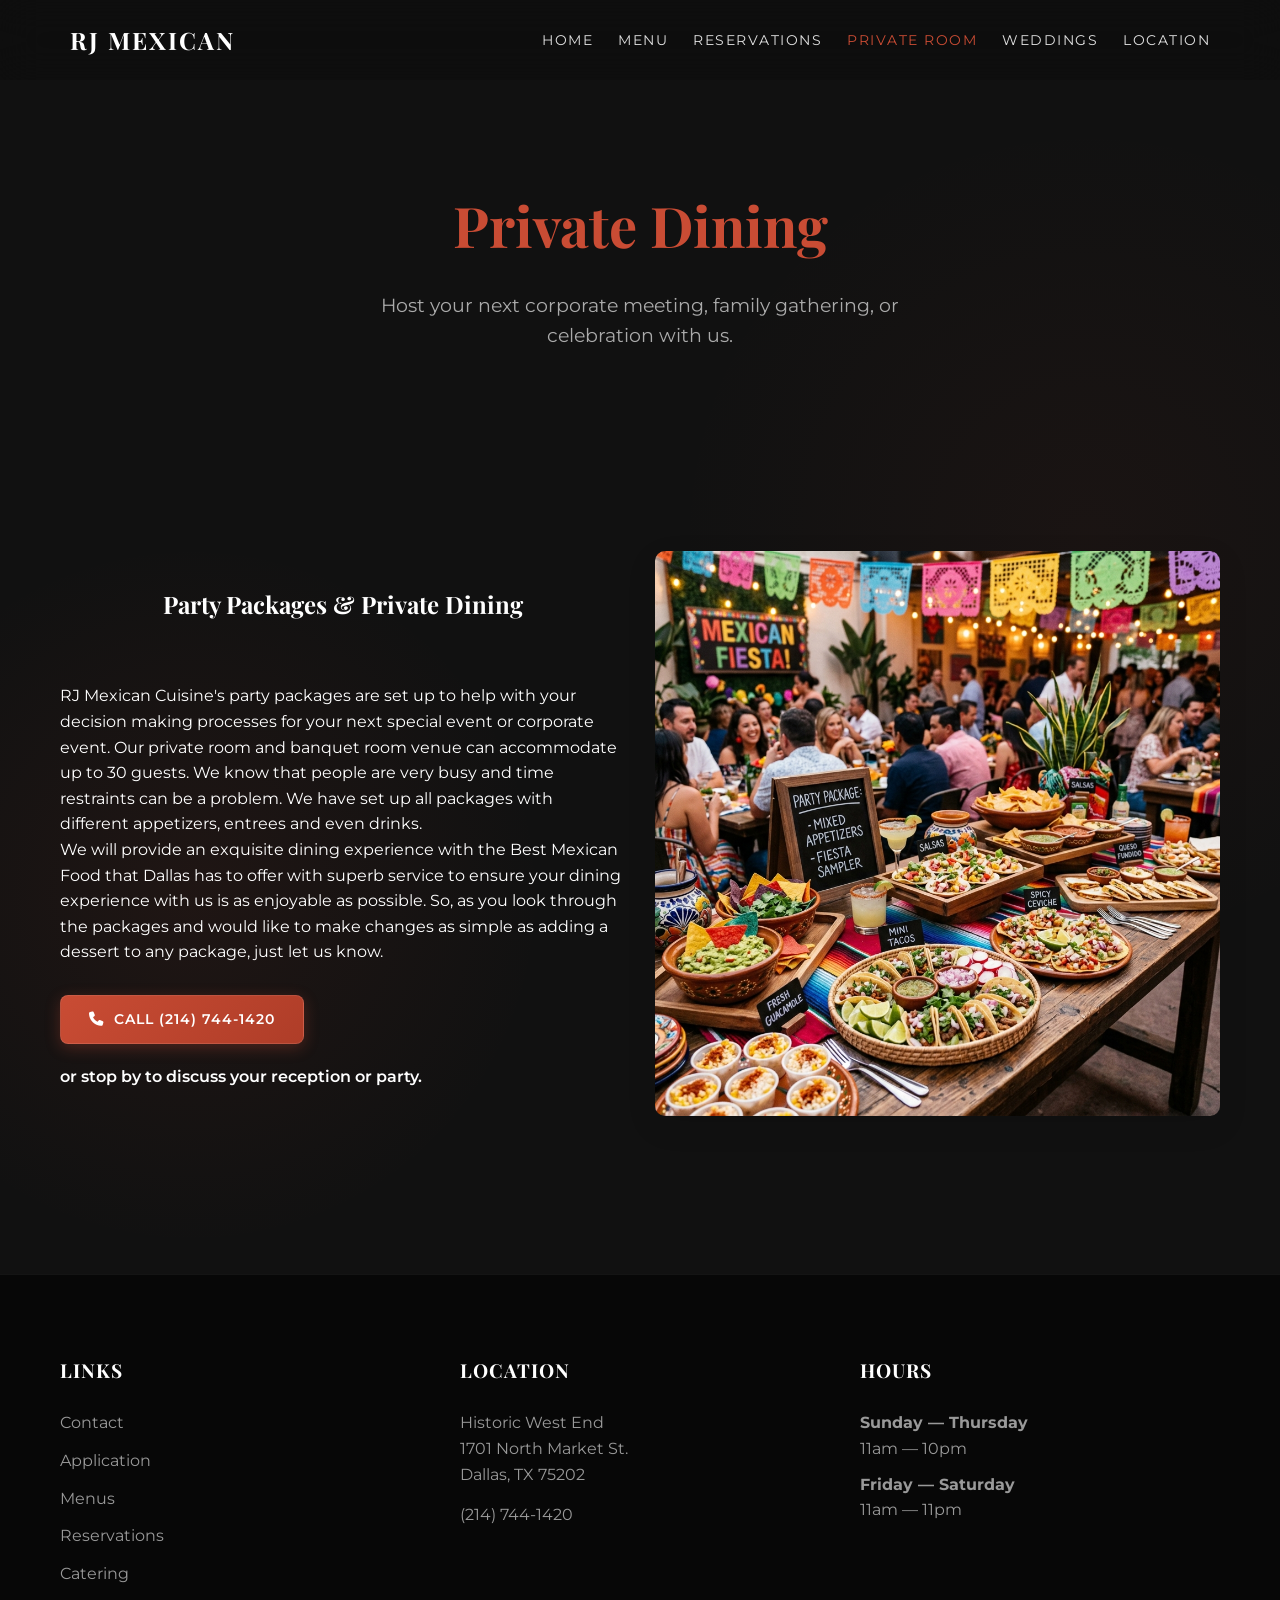
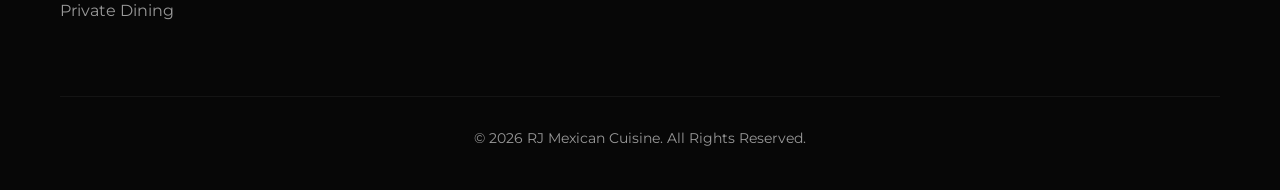
<file: private-room.html>
<!DOCTYPE html>
<html lang="en">
<head>
    <meta charset="UTF-8">
    <meta name="viewport" content="width=device-width, initial-scale=1.0">
    <title>Private Room - RJ Mexican Cuisine</title>
    <!-- Google Fonts -->
    <link rel="preconnect" href="https://fonts.googleapis.com">
    <link rel="preconnect" href="https://fonts.gstatic.com" crossorigin>
    <link href="https://fonts.googleapis.com/css2?family=Montserrat:wght@300;400;500;600;700&family=Playfair+Display:ital,wght@0,400;0,600;0,700;1,400&display=swap" rel="stylesheet">
    <!-- FontAwesome for Icons -->
    <link rel="stylesheet" href="https://cdnjs.cloudflare.com/ajax/libs/font-awesome/6.4.0/css/all.min.css">
    <!-- AOS Animations CSS -->
    <link href="https://unpkg.com/aos@2.3.1/dist/aos.css" rel="stylesheet">
    <!-- Custom CSS -->
    <link rel="stylesheet" href="styles.css">
</head>
<body>

    <!-- Navigation -->
    <header class="navbar" data-aos="fade-down" data-aos-duration="1000">
        <div class="nav-container">
            <div class="logo">RJ MEXICAN</div>
            <div class="mobile-menu-toggle">
                <i class="fa-solid fa-bars"></i>
            </div>
            <ul class="nav-links">
                <li><a href="index.html">Home</a></li>
                <li><a href="menu.html">Menu</a></li>
                <li><a href="reservations.html">Reservations</a></li>
                <li><a href="private-room.html" class="active">Private Room</a></li>
                <li><a href="weddings.html">Weddings</a></li>
                <li><a href="location.html">Location</a></li>
            </ul>
        </div>
    </header>

    <!-- Page Header -->
    <section class="page-header" data-aos="fade-in">
        <div class="container">
            <h1 data-aos="zoom-in" data-aos-delay="200">Private Dining</h1>
            <p data-aos="fade-up" data-aos-delay="400">Host your next corporate meeting, family gathering, or celebration with us.</p>
        </div>
    </section>

    <!-- Content Section -->
    <section class="section">
        <div class="container">
            <style>
                .pr-row { display: flex; flex-wrap: wrap; margin: -15px; align-items: center; }
                .pr-col { padding: 15px; flex: 0 0 50%; max-width: 50%; }
                @media (max-width: 768px) {
                    .pr-col { flex: 0 0 100%; max-width: 100%; }
                }
            </style>
            <div class="pr-row">
                <div class="pr-col" data-aos="fade-right">
                    <h2 class="section-title">Party Packages & Private Dining</h2>
                    <p class="mb-3">RJ Mexican Cuisine's party packages are set up to help with your decision making processes for your next special event or corporate event. Our private room and banquet room venue can accommodate up to 30 guests. We know that people are very busy and time restraints can be a problem. We have set up all packages with different appetizers, entrees and even drinks.</p>
                    <p class="mb-4">We will provide an exquisite dining experience with the Best Mexican Food that Dallas has to offer with superb service to ensure your dining experience with us is as enjoyable as possible. So, as you look through the packages and would like to make changes as simple as adding a dessert to any package, just let us know.</p>
                    <div class="d-flex align-items-center" style="display: flex; align-items: center; gap: 20px; margin-top: 30px; flex-wrap: wrap;">
                        <a href="tel:2147441420" class="btn btn-primary" style="display: inline-flex; align-items: center; gap: 10px;">
                            <i class="fa-solid fa-phone"></i> Call (214) 744-1420
                        </a>
                        <p class="mb-0" style="font-weight: 600;">or stop by to discuss your reception or party.</p>
                    </div>
                </div>
                <div class="pr-col" data-aos="fade-left">
                    <img src="imgs/party_packages.png" alt="Mexican Cuisine Party Packages" style="width: 100%; border-radius: 10px; box-shadow: 0 10px 30px rgba(0,0,0,0.1);">
                </div>
            </div>
        </div>
    </section>

    <!-- Footer -->
    <footer id="footer">
        <div class="container">
            <div class="footer-grid">
                <div class="footer-col" data-aos="fade-right">
                    <h4>Links</h4>
                    <ul class="footer-links">
                        <li><a href="#">Contact</a></li>
                        <li><a href="#">Application</a></li>
                        <li><a href="menu.html">Menus</a></li>
                        <li><a href="reservations.html">Reservations</a></li>
                        <li><a href="index.html#catering">Catering</a></li>
                        <li><a href="private-room.html">Private Dining</a></li>
                    </ul>
                </div>
                <div class="footer-col" data-aos="fade-up">
                    <h4>Location</h4>
                    <p class="mb-2">Historic West End</p>
                    <a href="https://www.google.com/maps/search/?api=1&query=1701+North+Market+St,+Dallas,+TX+75202" target="_blank" class="location-link">
                        1701 North Market St.<br>
                        Dallas, TX 75202
                    </a>
                    <p style="margin-top: 15px;"><a href="tel:2147441420" class="location-link">(214) 744-1420</a></p>
                </div>
                <div class="footer-col" data-aos="fade-left">
                    <h4>Hours</h4>
                    <p style="margin-bottom: 10px;">
                        <strong>Sunday — Thursday</strong><br>
                        11am — 10pm
                    </p>
                    <p>
                        <strong>Friday — Saturday</strong><br>
                        11am — 11pm
                    </p>
                </div>
            </div>
            <div class="footer-bottom">
                <p>&copy; 2026 RJ Mexican Cuisine. All Rights Reserved.</p>
            </div>
        </div>
    </footer>

    <!-- AOS JS -->
    <script src="https://unpkg.com/aos@2.3.1/dist/aos.js"></script>
    <script src="script.js"></script>
</body>
</html>
</file>
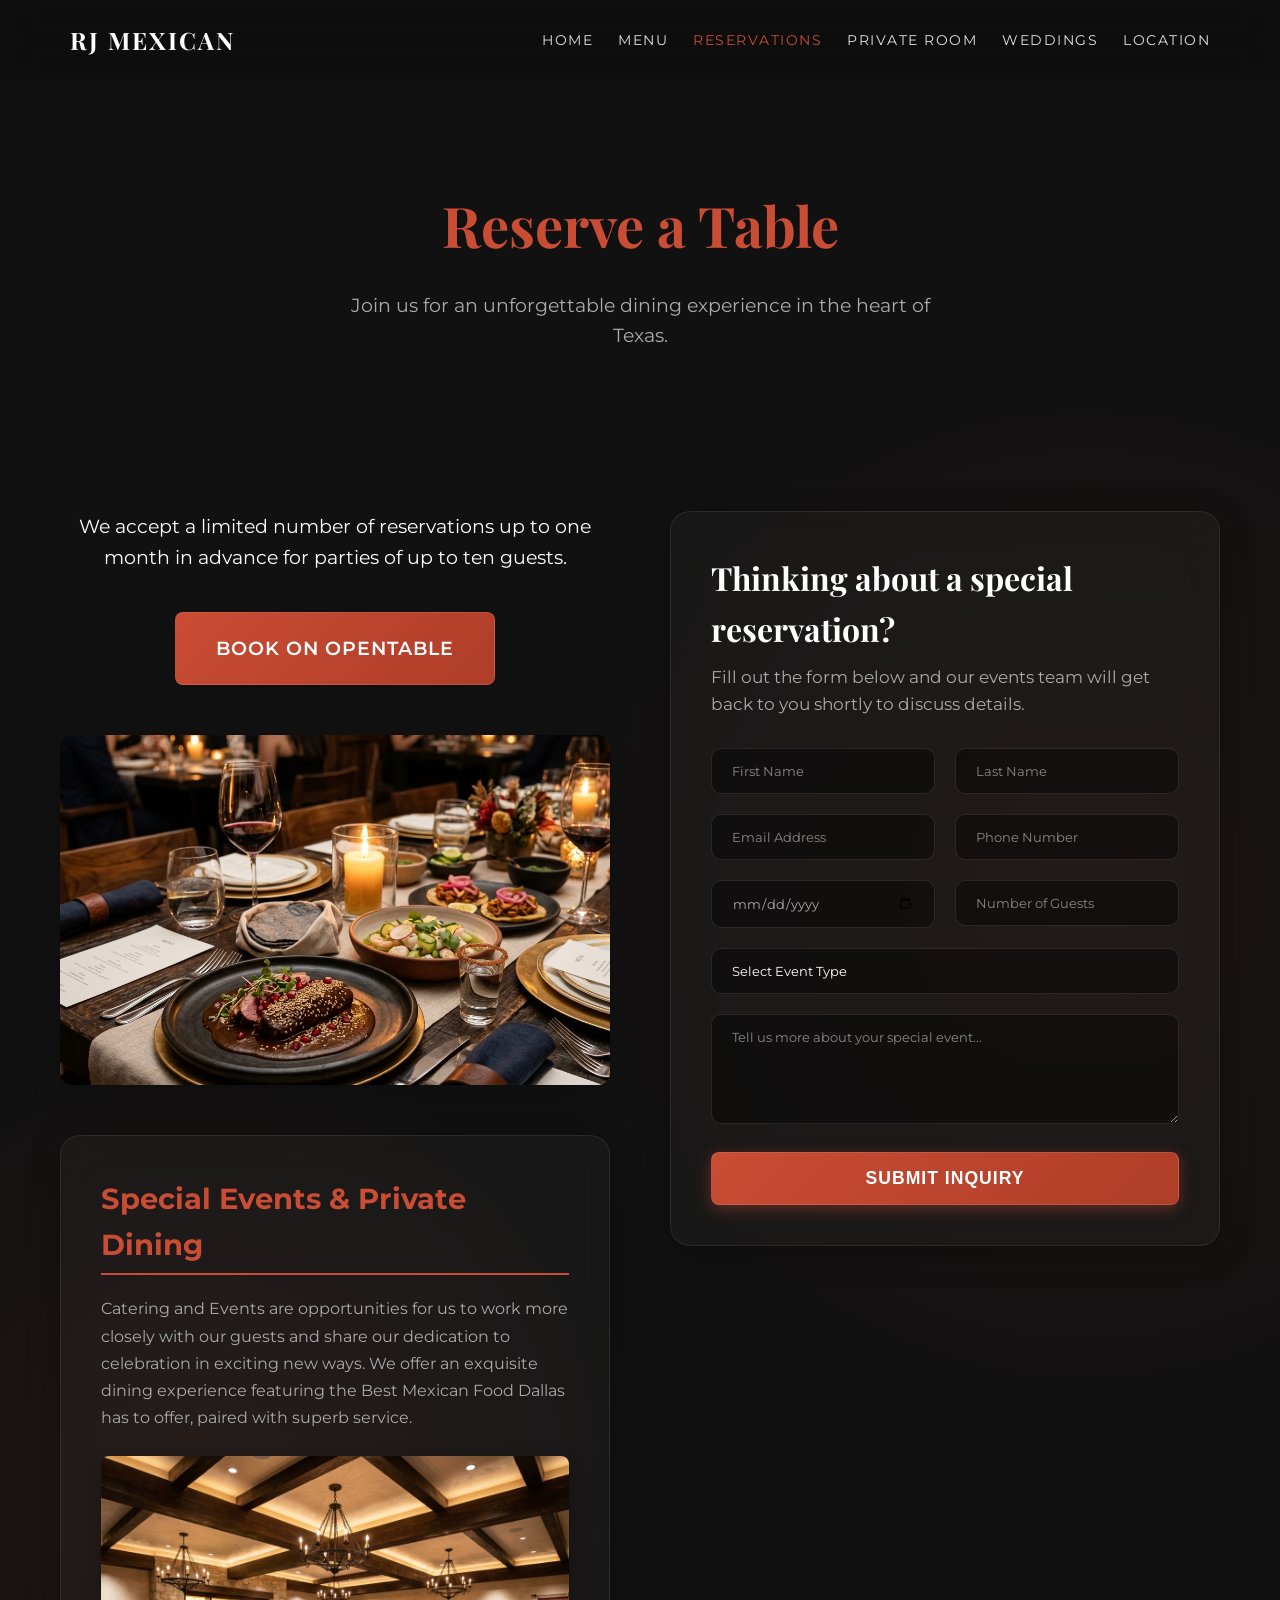
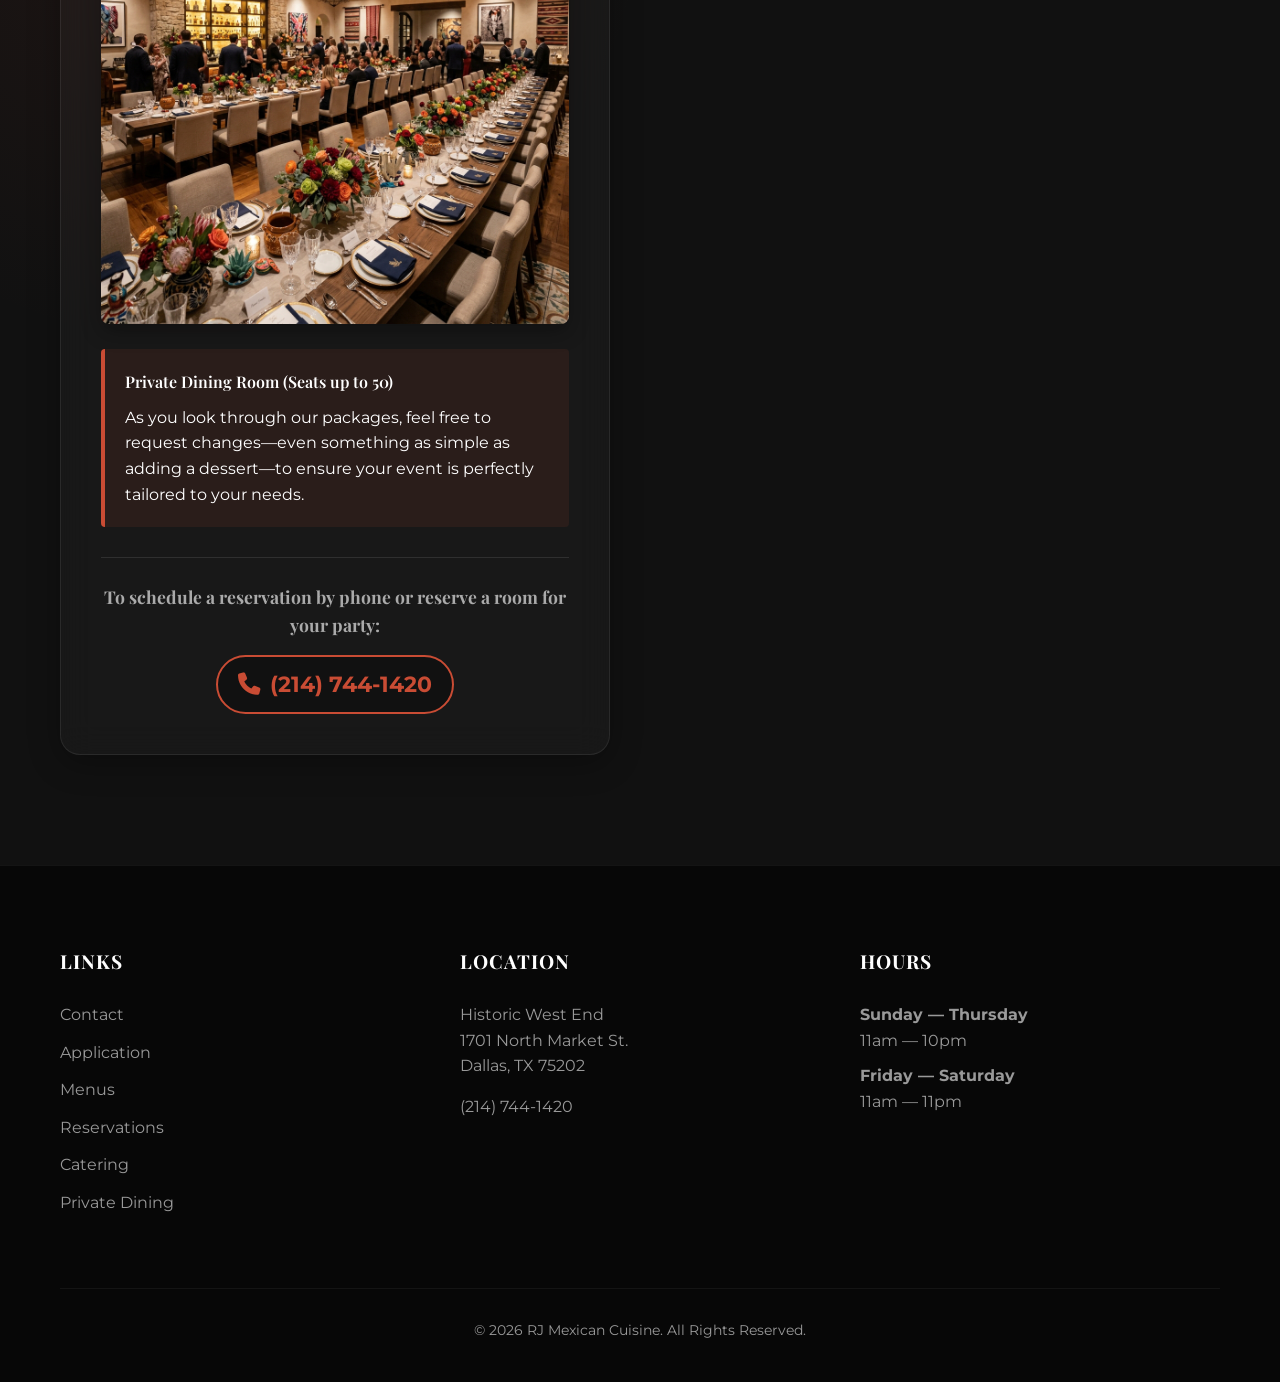
<file: reservations.html>
<!DOCTYPE html>
<html lang="en">

<head>
    <meta charset="UTF-8">
    <meta name="viewport" content="width=device-width, initial-scale=1.0">
    <title>Reservations - RJ Mexican Cuisine</title>
    <!-- Google Fonts -->
    <link rel="preconnect" href="https://fonts.googleapis.com">
    <link rel="preconnect" href="https://fonts.gstatic.com" crossorigin>
    <link
        href="https://fonts.googleapis.com/css2?family=Montserrat:wght@300;400;500;600;700&family=Playfair+Display:ital,wght@0,400;0,600;0,700;1,400&display=swap"
        rel="stylesheet">
    <!-- FontAwesome for Icons -->
    <link rel="stylesheet" href="https://cdnjs.cloudflare.com/ajax/libs/font-awesome/6.4.0/css/all.min.css">
    <!-- AOS Animations CSS -->
    <link href="https://unpkg.com/aos@2.3.1/dist/aos.css" rel="stylesheet">
    <!-- Custom CSS -->
    <link rel="stylesheet" href="styles.css">
</head>

<body>

    <!-- Navigation -->
    <header class="navbar" data-aos="fade-down" data-aos-duration="1000">
        <div class="nav-container">
            <div class="logo">RJ MEXICAN</div>
            <div class="mobile-menu-toggle">
                <i class="fa-solid fa-bars"></i>
            </div>
            <ul class="nav-links">
                <li><a href="index.html">Home</a></li>
                <li><a href="menu.html">Menu</a></li>
                <li><a href="reservations.html" class="active">Reservations</a></li>
                <li><a href="private-room.html">Private Room</a></li>
                <li><a href="weddings.html">Weddings</a></li>
                <li><a href="location.html">Location</a></li>
            </ul>
        </div>
    </header>

    <!-- Page Header -->
    <section class="page-header" data-aos="fade-in">
        <div class="container">
            <h1 data-aos="zoom-in" data-aos-delay="200">Reserve a Table</h1>
            <p data-aos="fade-up" data-aos-delay="400">Join us for an unforgettable dining experience in the heart of
                Texas.</p>
        </div>
    </section>

    <!-- Content -->
    <section class="reservations-content" style="padding: 60px 20px; background-color: transparent;">
        <div class="container">
            <style>
                .reservations-grid {
                    display: grid;
                    grid-template-columns: 1fr 1fr;
                    gap: 60px;
                    align-items: start;
                }
                @media (max-width: 900px) {
                    .reservations-grid {
                        grid-template-columns: 1fr;
                    }
                }
            </style>
            
            <div class="reservations-grid">
                <!-- Column 1: Existing Info -->
                <div style="text-align: center;">
                    <p style="font-size: 1.2rem; color: var(--text-light); margin-bottom: 40px; line-height: 1.6;" data-aos="fade-up" data-aos-delay="100">
                        We accept a limited number of reservations up to one month in advance for parties of up to ten guests.
                    </p>

                    <div data-aos="zoom-in" data-aos-delay="200" style="margin-bottom: 50px;">
                        <a href="https://www.opentable.com/r/rj-mexican-cuisine-dallas?avt=eyJ2IjoyLCJtIjoxLCJwIjowLCJzIjowLCJuIjowfQ&corrid=6f44553c-4aed-4924-8d00-68eabb716baf&p=2&sd=2020-11-06T13%3A42%3A00"
                            target="_blank" class="btn btn-primary"
                            style="font-size: 1.2rem; padding: 20px 40px; box-shadow: 0 10px 20px rgba(0,0,0,0.1);">Book on OpenTable</a>
                    </div>

                    <div style="margin-bottom: 50px; border-radius: 12px; overflow: hidden; box-shadow: 0 15px 30px rgba(0,0,0,0.15);" data-aos="fade-up" data-aos-delay="250">
                        <img src="imgs/mexican_feast.png" alt="Elegant Mexican Feast Table" style="width: 100%; height: auto; display: block; object-fit: cover; max-height: 350px;">
                    </div>

                    <div class="info-card glass-panel" data-aos="fade-up" data-aos-delay="300"
                        style="padding: 40px; text-align: left; background: rgba(255, 255, 255, 0.03);">

                        <h3 style="color: var(--accent-color); font-family: var(--font-secondary); font-size: 1.8rem; margin-bottom: 20px; border-bottom: 2px solid var(--accent-color); display: inline-block; padding-bottom: 5px;">
                            Special Events & Private Dining</h3>

                        <p style="color: var(--text-muted); margin-bottom: 25px; line-height: 1.7;">
                            Catering and Events are opportunities for us to work more closely with our guests and share our
                            dedication to celebration in exciting new ways. We offer an exquisite dining experience featuring
                            the Best Mexican Food Dallas has to offer, paired with superb service.
                        </p>

                        <div style="margin-bottom: 25px; border-radius: 8px; overflow: hidden; box-shadow: 0 8px 20px rgba(0,0,0,0.3);">
                            <img src="imgs/private_dining.png" alt="Private Dining Room for 50 guests" style="width: 100%; height: auto; display: block;">
                        </div>

                        <div style="background: rgba(201, 76, 52, 0.1); padding: 20px; border-left: 4px solid var(--accent-color); margin-bottom: 25px; border-radius: 4px;">
                            <h4 style="margin-bottom: 10px; font-weight: 600; color: var(--text-light);">Private Dining Room (Seats up to 50)</h4>
                            <p style="color: var(--text-light); margin: 0; line-height: 1.6;">
                                As you look through our packages, feel free to request changes—even something as simple as
                                adding a dessert—to ensure your event is perfectly tailored to your needs.
                            </p>
                        </div>

                        <div style="text-align: center; margin-top: 30px; padding-top: 25px; border-top: 1px solid rgba(255, 255, 255, 0.1);">
                            <h4 style="font-size: 1.1rem; color: var(--text-muted); margin-bottom: 15px;">To schedule a reservation by phone
                                or reserve a room for your party:</h4>
                            <a href="tel:2147441420"
                                style="display: inline-flex; align-items: center; justify-content: center; gap: 10px; font-size: 1.4rem; color: var(--accent-color); font-weight: 700; text-decoration: none; padding: 10px 20px; background: rgba(0,0,0,0.3); border: 2px solid var(--accent-color); border-radius: 30px; transition: all 0.3s ease;">
                                <i class="fa-solid fa-phone"></i> (214) 744-1420
                            </a>
                        </div>
                    </div>
                </div>
                
                <!-- Column 2: Inquiry Form -->
                <div class="glass-panel" data-aos="fade-left" data-aos-delay="200" style="padding: 40px; position: sticky; top: 120px;">
                    <h3 style="font-family: var(--font-classic); font-size: 2rem; color: var(--text-light); margin-bottom: 10px;">Thinking about a special reservation?</h3>
                    <p style="color: var(--text-muted); margin-bottom: 30px; font-size: 1.05rem;">Fill out the form below and our events team will get back to you shortly to discuss details.</p>
                    
                    <form id="specialReservationForm" action="#" method="POST">
                        <div class="form-row">
                            <div class="form-group" style="flex: 1;">
                                <input type="text" name="first_name" placeholder="First Name" required>
                            </div>
                            <div class="form-group" style="flex: 1;">
                                <input type="text" name="last_name" placeholder="Last Name" required>
                            </div>
                        </div>

                        <div class="form-row">
                            <div class="form-group" style="flex: 1;">
                                <input type="email" name="email" placeholder="Email Address" required>
                            </div>
                            <div class="form-group" style="flex: 1;">
                                <input type="tel" name="phone" placeholder="Phone Number" required>
                            </div>
                        </div>

                        <div class="form-row">
                            <div class="form-group" style="flex: 1;">
                                <input type="date" name="preferred_date" placeholder="Preferred Date" required style="color: #aaa;">
                            </div>
                            <div class="form-group" style="flex: 1;">
                                <input type="number" name="party_size" placeholder="Number of Guests" min="1" required>
                            </div>
                        </div>

                        <div class="form-group">
                            <select name="event_type" required style="cursor: pointer; appearance: none; -webkit-appearance: none;">
                                <option value="" disabled selected style="color: #888;">Select Event Type</option>
                                <option value="Birthday">Birthday</option>
                                <option value="Anniversary">Anniversary</option>
                                <option value="Corporate Event">Corporate Event</option>
                                <option value="Wedding Rehearsal">Wedding Rehearsal</option>
                                <option value="Other">Other</option>
                            </select>
                        </div>

                        <div class="form-group">
                            <textarea name="message" rows="5" placeholder="Tell us more about your special event..." required></textarea>
                        </div>

                        <button type="submit" class="btn btn-primary" style="width: 100%; padding: 15px; font-size: 1.1rem; box-shadow: 0 4px 15px rgba(201, 76, 52, 0.4);">SUBMIT INQUIRY</button>
                    </form>
                </div>
            </div>
        </div>
    </section>

    <!-- Footer -->
    <footer id="footer">
        <div class="container">
            <div class="footer-grid">
                <div class="footer-col" data-aos="fade-right">
                    <h4>Links</h4>
                    <ul class="footer-links">
                        <li><a href="#">Contact</a></li>
                        <li><a href="#">Application</a></li>
                        <li><a href="menu.html">Menus</a></li>
                        <li><a href="reservations.html">Reservations</a></li>
                        <li><a href="index.html#catering">Catering</a></li>
                        <li><a href="private-room.html">Private Dining</a></li>
                    </ul>
                </div>
                <div class="footer-col" data-aos="fade-up">
                    <h4>Location</h4>
                    <p class="mb-2">Historic West End</p>
                    <a href="https://www.google.com/maps/search/?api=1&query=1701+North+Market+St,+Dallas,+TX+75202"
                        target="_blank" class="location-link">
                        1701 North Market St.<br>
                        Dallas, TX 75202
                    </a>
                    <p style="margin-top: 15px;"><a href="tel:2147441420" class="location-link">(214) 744-1420</a></p>
                </div>
                <div class="footer-col" data-aos="fade-left">
                    <h4>Hours</h4>
                    <p style="margin-bottom: 10px;">
                        <strong>Sunday — Thursday</strong><br>
                        11am — 10pm
                    </p>
                    <p>
                        <strong>Friday — Saturday</strong><br>
                        11am — 11pm
                    </p>
                </div>
            </div>
            <div class="footer-bottom">
                <p>&copy; 2026 RJ Mexican Cuisine. All Rights Reserved.</p>
            </div>
        </div>
    </footer>

    <!-- AOS JS -->
    <script src="https://unpkg.com/aos@2.3.1/dist/aos.js"></script>
    <script src="script.js"></script>
</body>

</html>
</file>
<file: styles.css>
/* CSS Variables */
:root {
    --primary-bg: #111111;
    --dark-bg: #0a0a0a;
    --accent-color: #c94c34; /* Terracotta Red / Orange */
    --accent-hover: #a13925;
    --text-dark: #333333;
    --text-light: #ffffff;
    --text-muted: #aaaaaa;
    --font-main: 'Montserrat', sans-serif;
    --font-classic: 'Playfair Display', serif;

    /* Glassmorphism Variables */
    --glass-bg: rgba(255, 255, 255, 0.03);
    --glass-border: 1px solid rgba(255, 255, 255, 0.08);
    --glass-shadow: 0 8px 32px 0 rgba(0, 0, 0, 0.3);
}

/* Reset & Base Styles */
* {
    margin: 0;
    padding: 0;
    box-sizing: border-box;
}

body {
    font-family: var(--font-main);
    color: var(--text-light);
    background-color: var(--primary-bg); /* Dark Mode Default for Glassmorphism */
    line-height: 1.6;
    overflow-x: hidden;
    position: relative;
    /* Optional: Added subtle mesh gradients in background for glass to reflect */
    background-image: 
        radial-gradient(circle at 15% 50%, rgba(201, 76, 52, 0.08), transparent 25%),
        radial-gradient(circle at 85% 30%, rgba(201, 76, 52, 0.05), transparent 25%);
}

h1, h2, h3, h4, h5, h6 {
    font-family: var(--font-classic);
    font-weight: 700;
}

a {
    text-decoration: none;
    color: inherit;
}

.container {
    max-width: 1200px;
    margin: 0 auto;
    padding: 0 20px;
}

/* Global Glass Class */
.glass-panel {
    background: var(--glass-bg);
    backdrop-filter: blur(16px);
    -webkit-backdrop-filter: blur(16px);
    border: var(--glass-border);
    border-radius: 20px;
    box-shadow: var(--glass-shadow);
}

/* Buttons */
.btn {
    display: inline-block;
    padding: 12px 28px;
    font-size: 0.9rem;
    font-weight: 600;
    text-transform: uppercase;
    letter-spacing: 1px;
    border-radius: 8px; /* Slightly rounder */
    transition: all 0.3s ease;
    cursor: pointer;
    border: 1px solid transparent;
    text-align: center;
}

.btn-primary {
    background: linear-gradient(135deg, var(--accent-color), #af3d28);
    color: var(--text-light);
    box-shadow: 0 4px 15px rgba(201, 76, 52, 0.3);
    border: 1px solid rgba(255,255,255,0.1);
}

.btn-primary:hover {
    transform: translateY(-3px);
    box-shadow: 0 8px 25px rgba(201, 76, 52, 0.5);
    background: linear-gradient(135deg, #af3d28, var(--accent-hover));
}

.btn-outline {
    background: rgba(255, 255, 255, 0.05);
    color: var(--text-light);
    border: 1px solid rgba(255, 255, 255, 0.2);
    backdrop-filter: blur(5px);
}

.btn-outline:hover {
    background: rgba(255, 255, 255, 0.15);
    color: var(--text-light);
    transform: translateY(-3px);
    border-color: rgba(255, 255, 255, 0.4);
}

.btn-dark-outline {
    background: rgba(201, 76, 52, 0.1);
    color: var(--accent-color);
    border: 1px solid rgba(201, 76, 52, 0.3);
    backdrop-filter: blur(5px);
}

.btn-dark-outline:hover {
    background: rgba(201, 76, 52, 0.2);
    color: var(--text-light);
    transform: translateY(-3px);
}

/* Navigation */
header.navbar {
    position: fixed;
    top: 0;
    left: 0;
    width: 100%;
    border-radius: 0;
    background-color: rgba(10, 10, 10, 0.4);
    padding: 20px 0;
    z-index: 1000;
    backdrop-filter: blur(20px);
    -webkit-backdrop-filter: blur(20px);
    border-bottom: 1px solid rgba(255,255,255,0.05);
    border: 1px solid transparent;
    transition: all 0.5s ease-in-out;
}

/* Scrolled Navbar State */
header.navbar.scrolled {
    top: 15px;
    width: 96%;
    max-width: 1240px;
    margin: 0 auto;
    left: 0;
    right: 0;
    padding: 12px 0;
    border-radius: 50px;
    background-color: rgba(20, 20, 20, 0.75);
    border: 1px solid rgba(255, 255, 255, 0.15);
    box-shadow: 0 10px 30px rgba(0, 0, 0, 0.5);
}

.nav-container {
    display: flex;
    justify-content: space-between;
    align-items: center;
    max-width: 1200px;
    margin: 0 auto;
    padding: 0 30px;
}

.logo {
    font-family: var(--font-classic);
    font-size: 1.5rem;
    font-weight: 700;
    color: var(--text-light);
    letter-spacing: 2px;
}

.nav-links {
    display: flex;
    gap: 25px;
    list-style: none;
}

.nav-links li a {
    color: #e0e0e0;
    font-size: 0.85rem;
    text-transform: uppercase;
    letter-spacing: 1.5px;
    transition: color 0.3s ease;
}

.nav-links li a:hover, .nav-links li a.active {
    color: var(--accent-color);
}

.mobile-menu-toggle {
    display: none;
}

/* Hero Section */
.hero {
    height: 100vh;
    min-height: 600px;
    background-image: url('https://images.unsplash.com/photo-1565299585323-38d6b0865b47?auto=format&fit=crop&w=1920&q=80');
    background-size: cover;
    background-position: center;
    background-attachment: fixed;
    display: flex;
    align-items: center;
    justify-content: center;
    text-align: center;
    padding-top: 80px;
    position: relative;
}

.hero::after {
    content: '';
    position: absolute;
    top:0; left:0; right:0; bottom:0;
    background: linear-gradient(to bottom, rgba(17,17,17,0.3) 0%, rgba(17,17,17,0.9) 100%);
}

.hero-content {
    position: relative;
    z-index: 2;
    max-width: 800px;
    padding: 40px;
    color: var(--text-light);
    background: rgba(0, 0, 0, 0.2);
    backdrop-filter: blur(10px);
    -webkit-backdrop-filter: blur(10px);
    border-radius: 20px;
    border: 1px solid rgba(255,255,255,0.1);
    box-shadow: 0 15px 35px rgba(0,0,0,0.4);
}

.hero-content h1 {
    font-size: 4rem;
    margin-bottom: 30px;
    line-height: 1.1;
    text-shadow: 2px 2px 10px rgba(0,0,0,0.3);
}

.hero-buttons {
    display: flex;
    gap: 15px;
    justify-content: center;
    flex-wrap: wrap;
}

/* Section Global */
section {
    padding: 100px 0;
}

.section-title {
    text-align: center;
    margin-bottom: 60px;
}

.section-title h2 {
    font-size: 2.5rem;
    color: var(--accent-color);
    margin-bottom: 15px;
}

/* Page Header for subpages */
.page-header {
    padding: 180px 0 100px;
    background-color: transparent;
    color: var(--text-light);
    text-align: center;
    position: relative;
}

.page-header h1 {
    font-size: 3.5rem;
    color: var(--accent-color);
    margin-bottom: 20px;
}

.page-header p {
    font-size: 1.2rem;
    max-width: 600px;
    margin: 0 auto;
    color: var(--text-muted);
}

/* Our Story */
.story-container {
    display: flex;
    align-items: center;
    gap: 50px;
}

.story-content {
    flex: 1;
    padding: 40px;
}

.story-content h2 {
    font-size: 2.5rem;
    color: var(--accent-color);
    margin-bottom: 20px;
    text-align: left;
}

.story-image {
    flex: 1;
    border-radius: 20px; /* modified for modern look */
    overflow: hidden;
    position: relative;
}

.story-image::after {
    content: '';
    position: absolute;
    inset: 0;
    box-shadow: inset 0 0 0 1px rgba(255, 255, 255, 0.1);
    border-radius: 20px;
    pointer-events: none;
}

.story-image img {
    width: 100%;
    height: auto;
    display: block;
    object-fit: cover;
}

.story-text {
    margin-bottom: 30px;
    color: var(--text-muted);
}

.story-text p {
    margin-bottom: 15px;
}

.story-buttons {
    display: flex;
    gap: 15px;
}

/* Catering Section */
.catering-section {
    background-color: transparent;
}

.catering-grid {
    display: grid;
    grid-template-columns: 1fr 1fr;
    gap: 60px;
    align-items: center;
}

.catering-info h2 {
    font-size: 2.5rem;
    color: var(--accent-color);
    margin-bottom: 10px;
}

.catering-info h3 {
    font-size: 1.2rem;
    font-weight: 400;
    margin-bottom: 25px;
    font-family: var(--font-main);
    color: #e0e0e0;
}

.catering-info p {
    margin-bottom: 20px;
    color: var(--text-muted);
}

.contact-cta {
    margin-top: 30px;
    display: flex;
    gap: 15px;
    flex-wrap: wrap;
}

.catering-form {
    padding: 40px;
}

.form-group {
    margin-bottom: 20px;
}

.form-row {
    display: flex;
    gap: 20px;
}

.form-group input, .form-group textarea, .form-group select {
    width: 100%;
    padding: 14px 20px;
    background: rgba(0, 0, 0, 0.4);
    border: 1px solid rgba(255, 255, 255, 0.1);
    color: white;
    border-radius: 10px;
    font-family: var(--font-main);
    transition: all 0.3s ease;
}

.form-group input::placeholder, .form-group textarea::placeholder {
    color: #888;
}

.form-group select option {
    background: var(--dark-bg);
    color: white;
}

.form-group input:focus, .form-group textarea:focus, .form-group select:focus {
    outline: none;
    border-color: var(--accent-color);
    background: rgba(0, 0, 0, 0.6);
    box-shadow: 0 0 15px rgba(201, 76, 52, 0.2);
}

/* Daily Specials */
.specials-section {
    background-color: transparent;
    text-align: center;
}

.specials-section h2 {
    font-size: 2.5rem;
    color: var(--accent-color);
    margin-bottom: 10px;
}

.specials-section h3 {
    font-size: 1.3rem;
    font-weight: 500;
    color: var(--text-muted);
    margin-bottom: 40px;
    font-family: var(--font-main);
}

.specials-list {
    max-width: 700px;
    margin: 0 auto 40px auto;
    text-align: left;
    padding: 40px;
}

.special-item {
    display: flex;
    justify-content: space-between;
    padding: 15px 0;
    border-bottom: 1px solid rgba(255, 255, 255, 0.1);
    font-weight: 500;
}

.special-item:last-child {
    border-bottom: none;
}

.special-day {
    font-weight: 700;
    color: var(--accent-color);
    width: 120px;
}

.special-price {
    font-weight: 700;
    color: #fff;
    background: rgba(201, 76, 52, 0.2);
    padding: 4px 12px;
    border-radius: 20px;
}

/* Testimonials */
.testimonials {
    background-color: transparent;
    text-align: center;
}

.testimonial-card {
    max-width: 800px;
    margin: 0 auto;
    padding: 50px;
    position: relative;
    background: rgba(255, 255, 255, 0.05); /* Slight bright bump for card */
}

.quote-icon {
    font-size: 3rem;
    color: var(--accent-color);
    opacity: 0.3;
    margin-bottom: 20px;
}

.testimonial-text {
    font-size: 1.2rem;
    font-style: italic;
    margin-bottom: 20px;
    color: var(--text-light);
}

.testimonial-author {
    font-weight: 700;
    color: var(--accent-color);
    text-transform: uppercase;
    font-size: 0.9rem;
    letter-spacing: 1px;
}

/* Gallery */
.gallery {
    padding: 0;
}

.gallery-grid {
    display: grid;
    grid-template-columns: repeat(4, 1fr);
    gap: 15px; /* Added gap for glass separation */
    padding: 0 15px;
}

.gallery-item {
    position: relative;
    height: 300px;
    overflow: hidden;
    display: block;
    border-radius: 15px; /* Soft edges for glass flow */
}

.gallery-item img {
    width: 100%;
    height: 100%;
    object-fit: cover;
    transition: transform 0.5s ease;
}

.gallery-item:hover img {
    transform: scale(1.1);
}

.gallery-overlay {
    position: absolute;
    top: 0;
    left: 0;
    width: 100%;
    height: 100%;
    background: rgba(0,0,0,0.4);
    backdrop-filter: blur(3px);
    display: flex;
    align-items: center;
    justify-content: center;
    opacity: 0;
    transition: all 0.3s ease;
    color: white;
    font-size: 2rem;
}

.gallery-item:hover .gallery-overlay {
    opacity: 1;
}

.insta-btn-wrapper {
    text-align: center;
    padding: 50px 0;
}

/* Promo Section */
.promo-section {
    padding: 80px 20px;
    margin: 0 20px; /* allow glass border around it */
}

.promo-section h2 {
    font-size: 2.5rem;
    margin-bottom: 10px;
    color: var(--accent-color);
    text-align: center;
}

.promo-section p {
    margin-bottom: 40px;
    font-size: 1.1rem;
    text-align: center;
    color: #ccc;
}

.promo-form {
    max-width: 700px;
    margin: 0 auto;
    display: flex;
    gap: 15px;
    flex-wrap: wrap;
    justify-content: center;
}

.promo-form input {
    padding: 15px 20px;
    border: 1px solid rgba(255, 255, 255, 0.1);
    background: rgba(0,0,0,0.3);
    border-radius: 8px;
    font-family: var(--font-main);
    flex: 1;
    min-width: 150px;
    color: white;
}

.promo-form input:focus {
    outline: none;
    border-color: var(--accent-color);
    background: rgba(0,0,0,0.5);
}

.promo-form button {
    background-color: var(--accent-color);
    color: white;
    border: none;
    padding: 15px 35px;
    border-radius: 8px;
    font-weight: 700;
    cursor: pointer;
    transition: all 0.3s;
}

.promo-form button:hover {
    background: var(--accent-hover);
    box-shadow: 0 5px 15px rgba(201, 76, 52, 0.4);
    transform: translateY(-2px);
}

/* Footer */
footer {
    background-color: rgba(5, 5, 5, 0.8);
    backdrop-filter: blur(20px);
    border-top: 1px solid rgba(255,255,255,0.05);
    color: #999;
    padding: 80px 0 40px 0;
    margin-top: 50px;
}

.footer-grid {
    display: grid;
    grid-template-columns: repeat(3, 1fr);
    gap: 40px;
    margin-bottom: 60px;
}

.footer-col h4 {
    color: white;
    font-size: 1.2rem;
    margin-bottom: 25px;
    letter-spacing: 1px;
    text-transform: uppercase;
}

.footer-links {
    list-style: none;
}

.footer-links li {
    margin-bottom: 12px;
}

.footer-links li a {
    transition: color 0.3s;
}

.footer-links li a:hover {
    color: var(--accent-color);
}

.footer-bottom {
    text-align: center;
    border-top: 1px solid rgba(255,255,255,0.05);
    padding-top: 30px;
    font-size: 0.9rem;
}

.location-link {
    color: #999;
    transition: color 0.3s;
}

.location-link:hover {
    color: var(--accent-color);
    text-decoration: underline;
}

/* Form Message Feedback */
.form-feedback {
    margin-top: 15px;
    font-weight: 600;
    border-radius: 8px;
    padding: 12px;
    display: none;
    text-align: center;
}

.form-feedback.success {
    background: rgba(46, 125, 50, 0.2);
    border: 1px solid rgba(46, 125, 50, 0.5);
    color: #81c784;
    display: block;
}

.form-feedback.error {
    background: rgba(211, 47, 47, 0.2);
    border: 1px solid rgba(211, 47, 47, 0.5);
    color: #e57373;
    display: block;
}

/* Responsive */
@media (max-width: 900px) {
    section {
        padding: 50px 0;
    }
    /* Disable AOS delays on mobile to prevent slow sequential animations when elements stack vertically */
    [data-aos][data-aos-delay] {
        transition-delay: 0s !important;
        animation-delay: 0s !important;
    }
    .story-container, .catering-grid {
        flex-direction: column;
        grid-template-columns: 1fr;
    }
    .gallery-grid {
        grid-template-columns: repeat(2, 1fr);
    }
    .footer-grid {
        grid-template-columns: 1fr;
        text-align: center;
    }
    .hero-content h1 {
        font-size: 3rem;
    }
    .mobile-menu-toggle {
        display: block;
        color: var(--text-light);
        font-size: 1.5rem;
        cursor: pointer;
        z-index: 1001;
    }
    .nav-links {
        position: fixed;
        top: 0;
        right: -100%;
        width: 70%;
        max-width: 300px;
        height: 100vh;
        background: rgba(10, 10, 10, 0.95);
        backdrop-filter: blur(20px);
        -webkit-backdrop-filter: blur(20px);
        flex-direction: column;
        justify-content: center;
        align-items: center;
        transition: right 0.4s ease;
        z-index: 1000;
        border-left: 1px solid rgba(255, 255, 255, 0.1);
    }
    .nav-links.active {
        right: 0;
    }
    .nav-links li {
        margin: 15px 0;
    }
    .nav-links li a {
        font-size: 1.2rem;
    }
    header.navbar.scrolled {
        width: 95%;
        left: 2.5%;
    }
}
@media (max-width: 600px) {
    .gallery-grid {
        grid-template-columns: 1fr;
    }
    .special-item {
        flex-direction: column;
    }
    .special-day {
        margin-bottom: 5px;
    }
    .hero-buttons {
        flex-direction: column;
    }
    .form-row {
        flex-direction: column;
    }
    .promo-form {
        flex-direction: column;
    }
}
</file>
